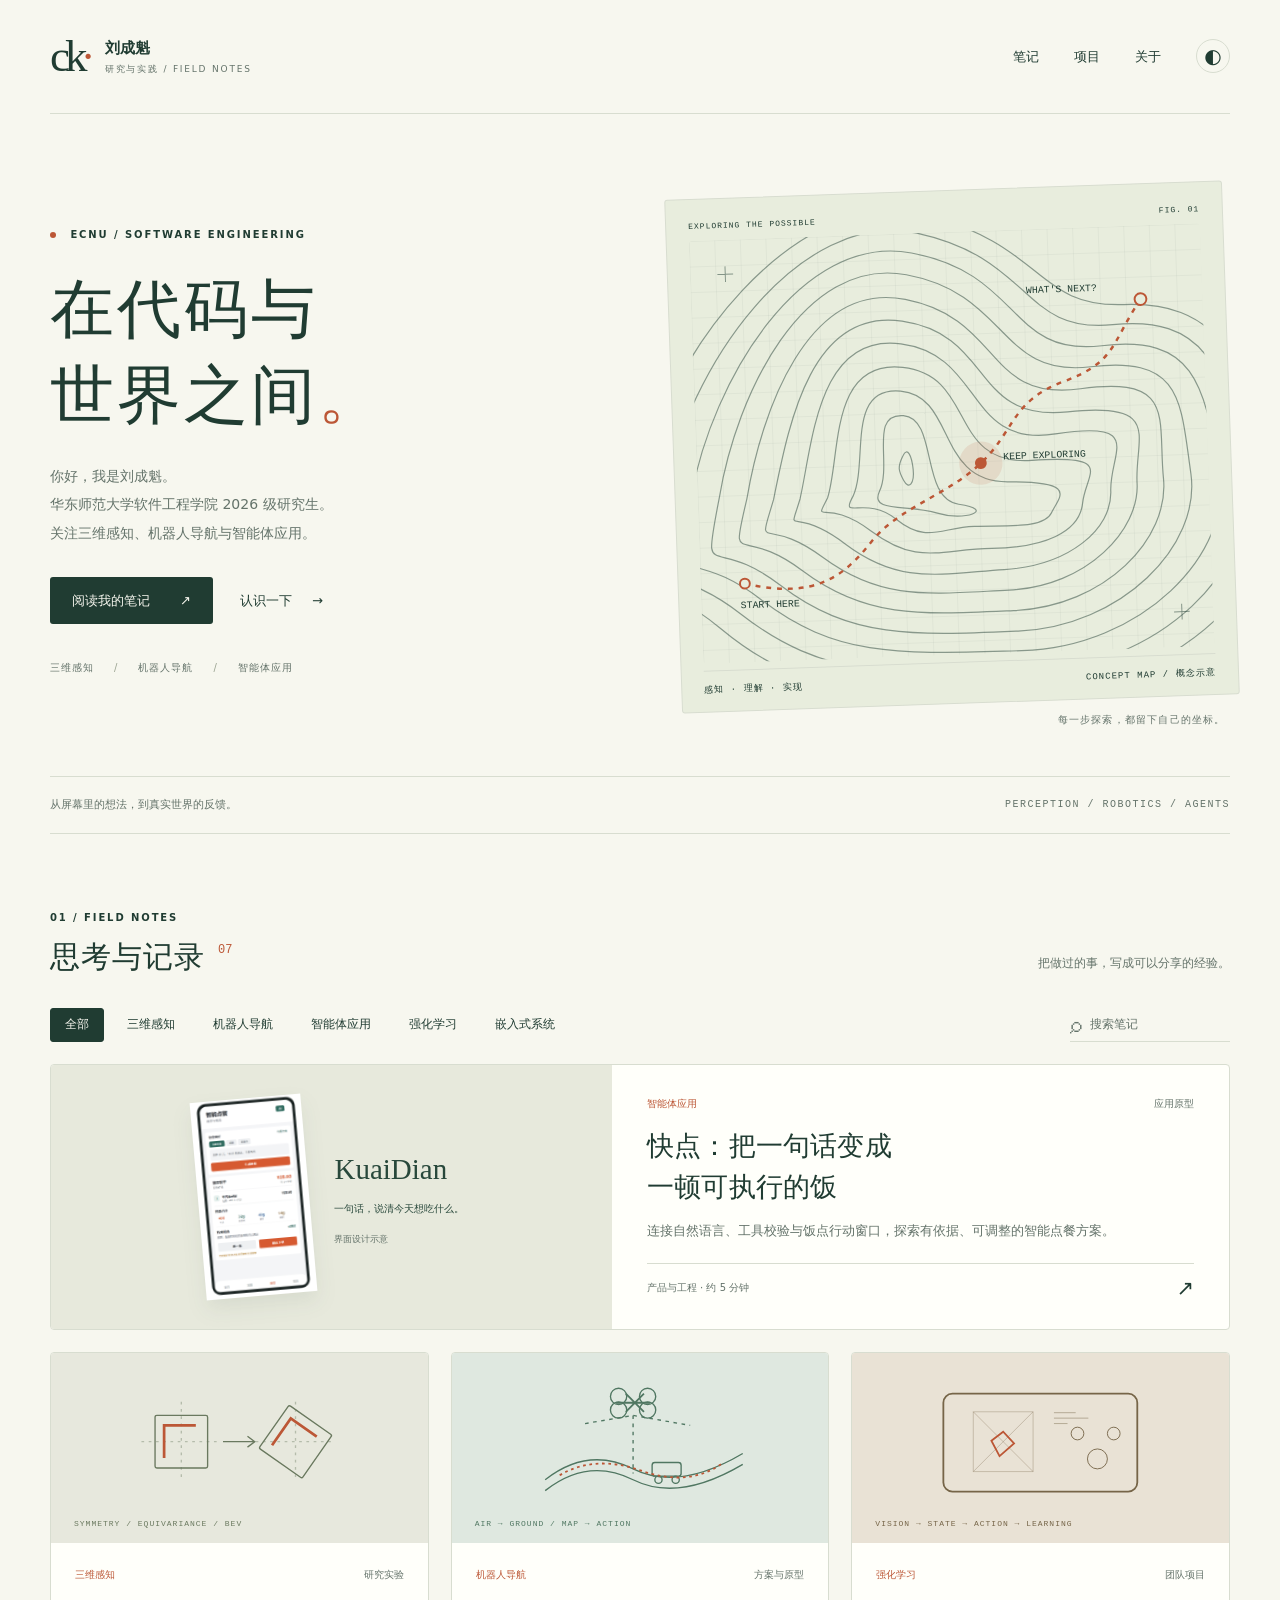
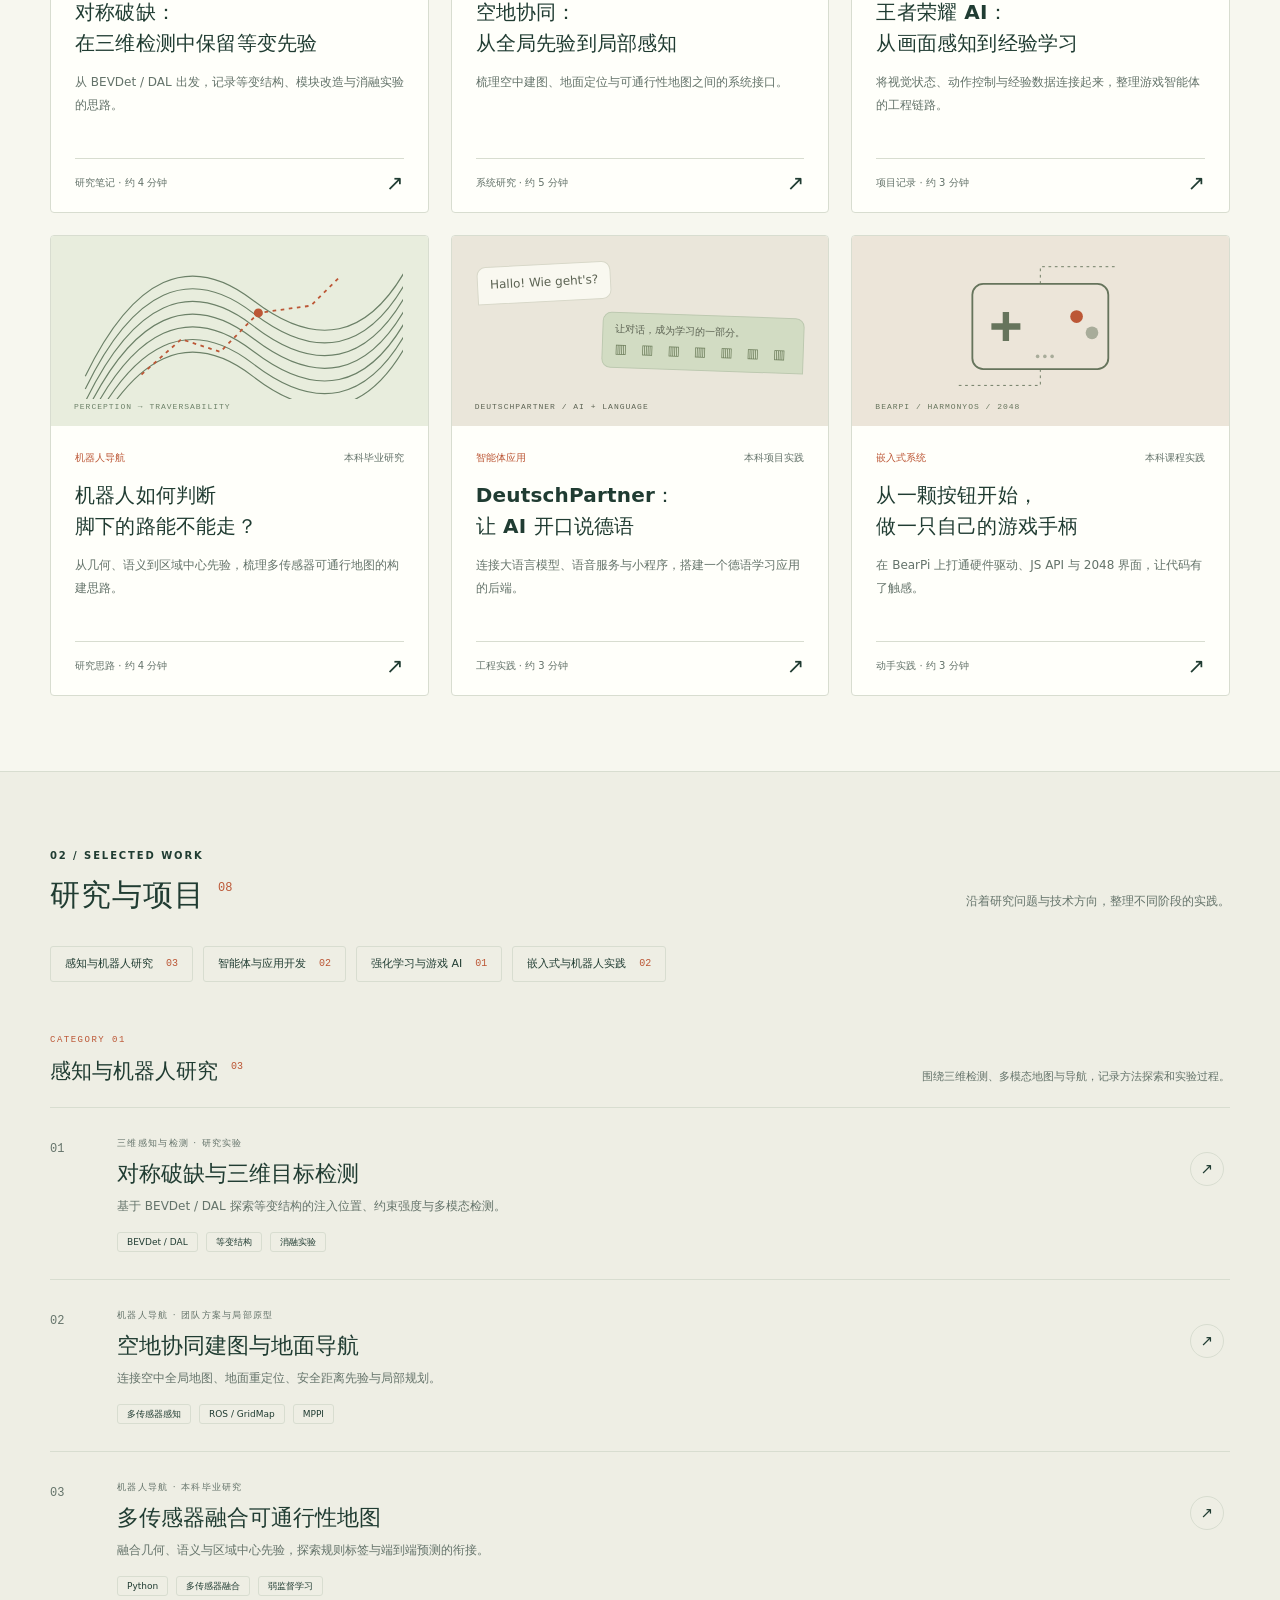
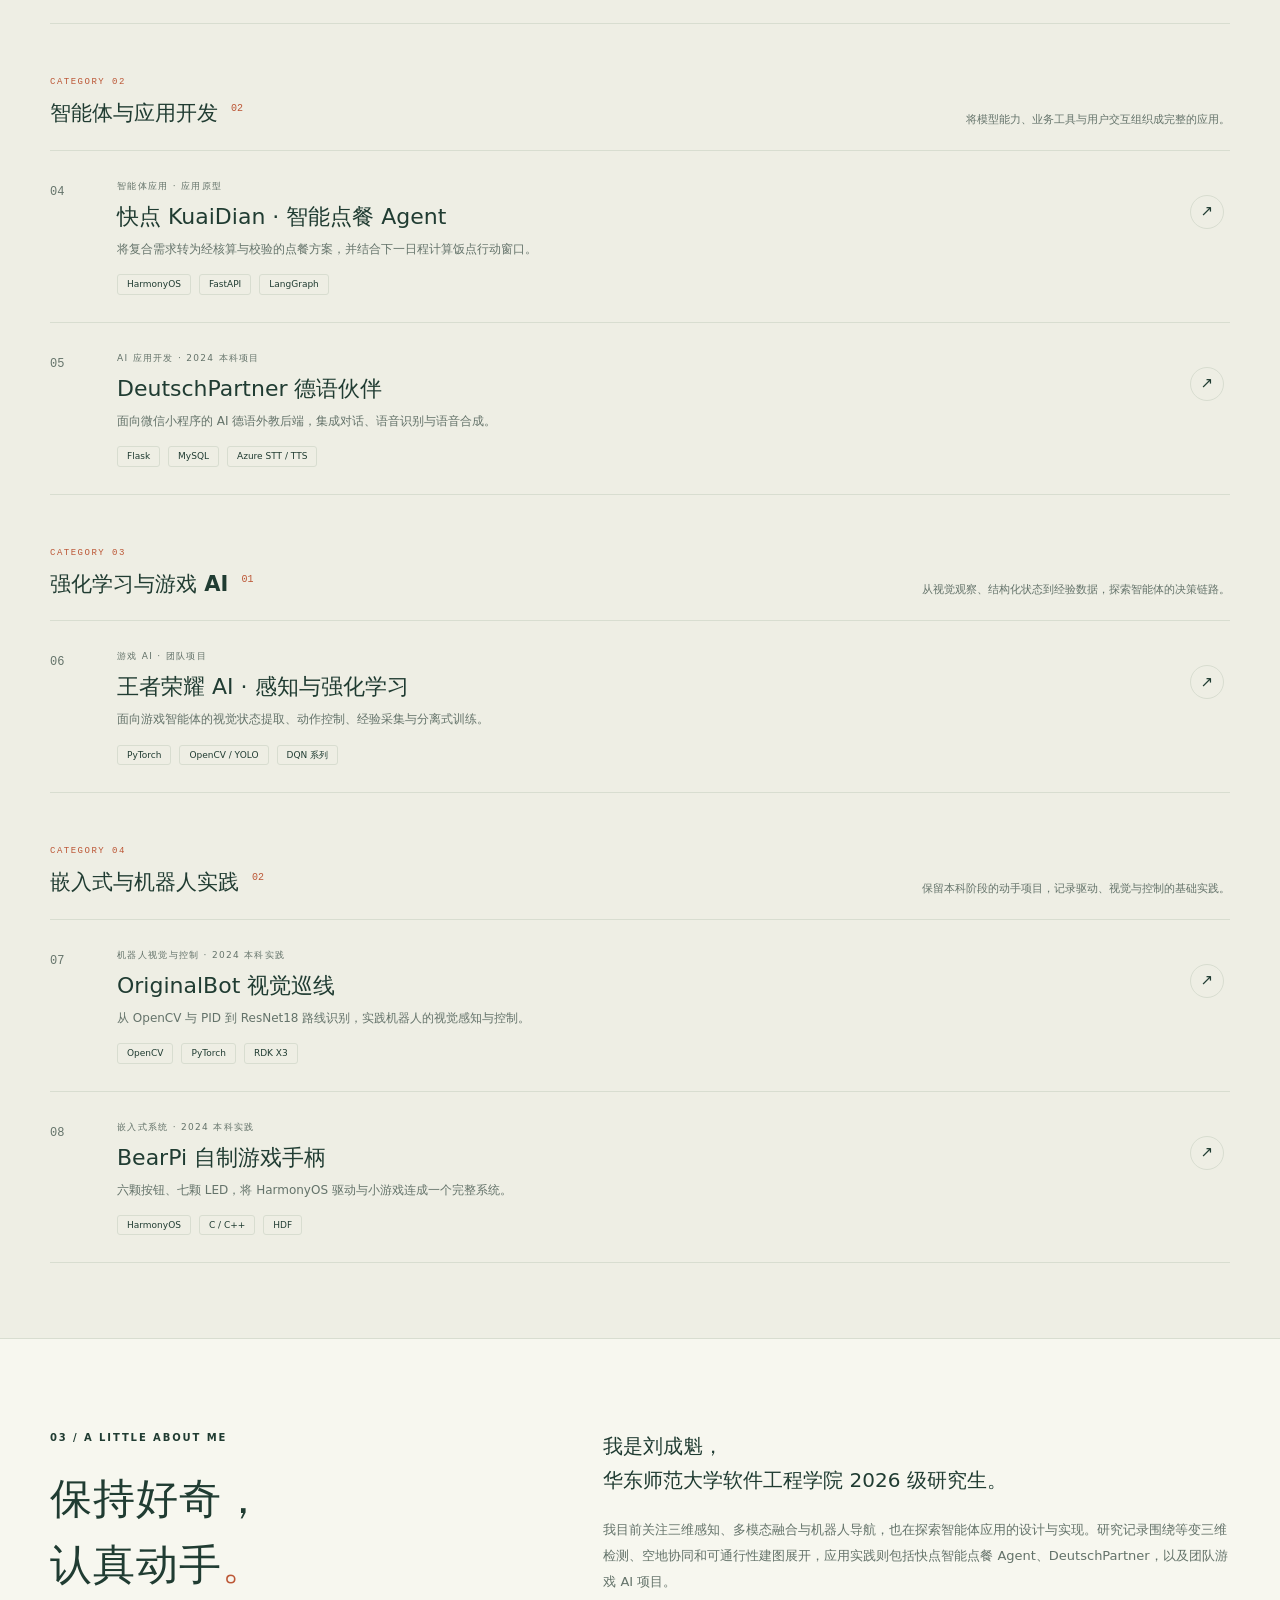
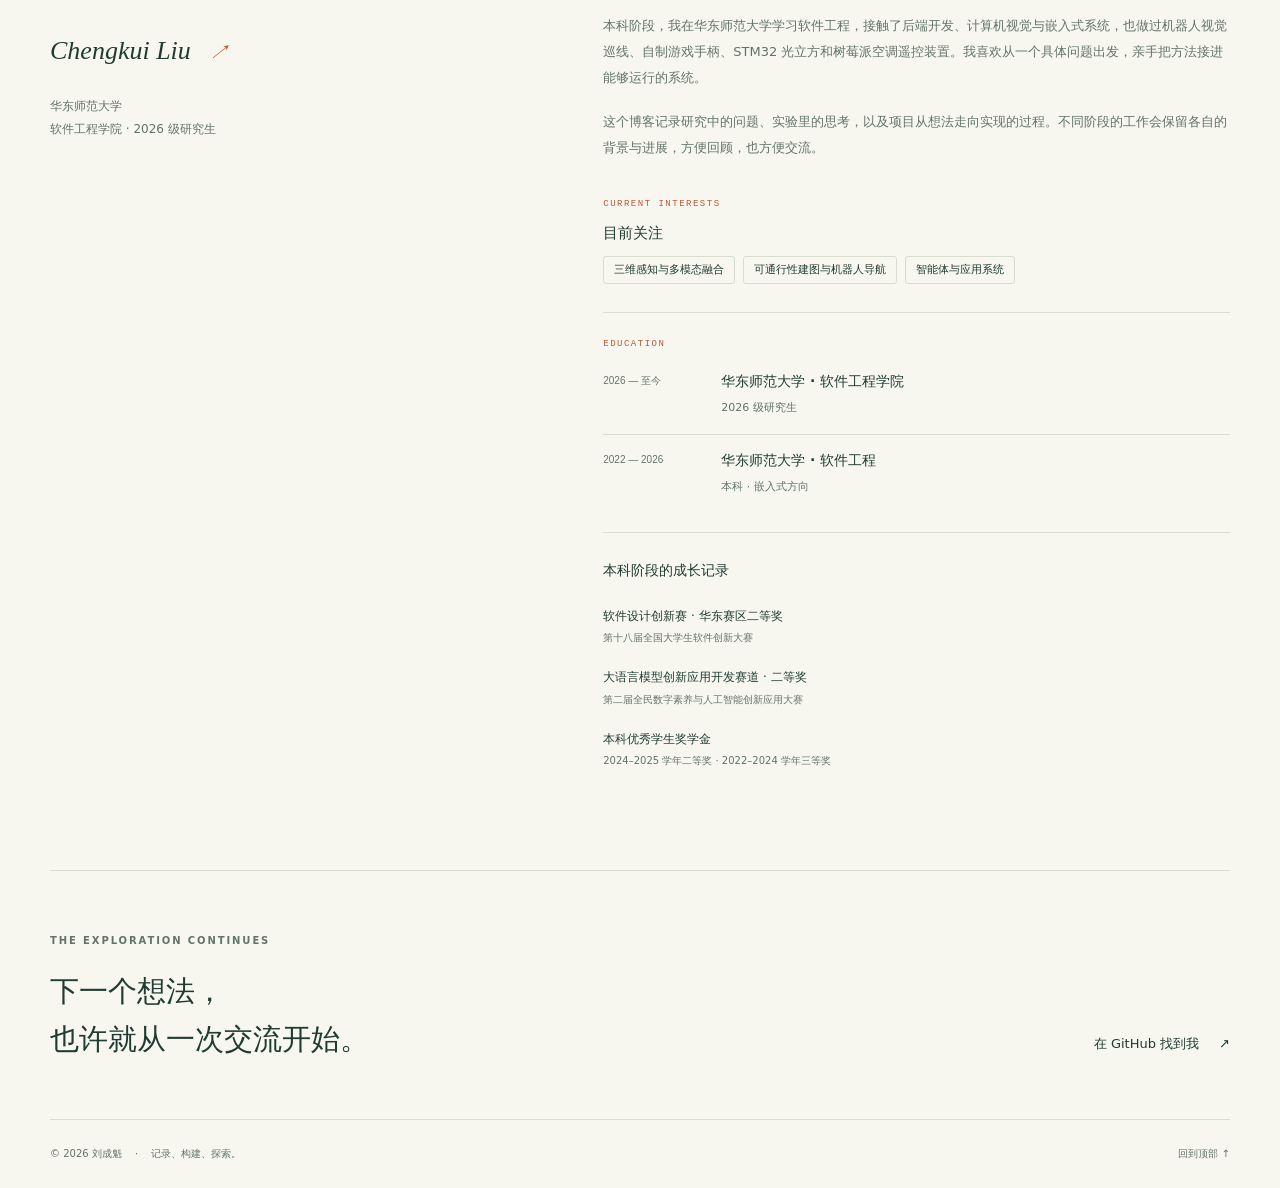
<file: index.html>
<!doctype html>
<html lang="zh-CN">
<head>
  <meta charset="utf-8">
  <meta name="viewport" content="width=device-width, initial-scale=1">
  <meta name="description" content="刘成魁，华东师范大学软件工程学院 2026 级研究生。记录三维感知、机器人导航、智能体应用与工程实践。">
  <meta name="theme-color" content="#f7f7ef">
  <title>刘成魁 · 华东师范大学软件工程学院</title>
  <link rel="icon" href="favicon.svg" type="image/svg+xml">
  <link rel="stylesheet" href="style.css">
  <script src="main.js" defer></script>
</head>
<body>
<a class="skip-link" href="#main">跳到正文</a>
<header class="site-header wrap">
  <a class="brand" href="./" aria-label="刘成魁的博客首页"><span class="brand-mark">ck<span>·</span></span><span>刘成魁<span class="brand-sub">研究与实践 / FIELD NOTES</span></span></a>
  <nav aria-label="主导航"><a href="#notes">笔记</a><a href="#projects">项目</a><a href="#about">关于</a><button id="theme-toggle" class="theme-toggle" aria-label="切换到深色主题" title="切换主题">◐</button></nav>
</header>
<main id="main">
  <section class="hero wrap" aria-labelledby="hero-title">
    <div class="hero-copy"><div class="eyebrow"><span class="status-dot"></span> ECNU / SOFTWARE ENGINEERING</div>
      <h1 id="hero-title">在代码与<br>世界之间<span class="accent">。</span></h1>
      <p class="hero-intro">你好，我是刘成魁。<br>华东师范大学软件工程学院 2026 级研究生。<br>关注三维感知、机器人导航与智能体应用。</p>
      <div class="hero-actions"><a class="button" href="#notes">阅读我的笔记 <span>↗</span></a><a class="quiet-link" href="#about">认识一下 <span>→</span></a></div>
      <div class="hero-tags"><span>三维感知</span><span>机器人导航</span><span>智能体应用</span></div>
    </div>
    <div class="field-art" role="img" aria-label="可通行性研究主题插画：地形等高线与一条穿过地形的探索路径。为概念示意，并非实验结果。">
      <div class="art-top"><span>EXPLORING THE POSSIBLE</span><span>FIG. 01</span></div>
      <svg class="terrain" viewBox="0 0 520 430" xmlns="http://www.w3.org/2000/svg" aria-hidden="true">
        <defs><pattern id="grid" width="26" height="26" patternUnits="userSpaceOnUse"><path d="M26 0H0V26" fill="none" stroke="currentColor" stroke-opacity=".09"/></pattern><clipPath id="terrain-clip"><rect width="520" height="430" rx="4"/></clipPath></defs>
        <g clip-path="url(#terrain-clip)"><rect width="520" height="430" fill="url(#grid)"/>
        <g class="contours" fill="none" stroke="currentColor" stroke-width="1.2">
        <path d="M-60 254C-32 115 113-54 238-19S349 80 440 80S560 133 585 246S481 473 332 472S104 471 19 395S-88 385-60 254Z"/>
        <path d="M-33 258C-8 129 114-30 232 0S335 106 428 100S540 146 557 249S461 451 328 450S122 450 40 381S-58 380-33 258Z"/>
        <path d="M-6 258C19 143 114-5 226 20S321 129 416 121S518 164 531 251S444 429 324 428S137 430 61 367S-28 366-6 258Z"/>
        <path d="M22 262C43 157 116 19 220 42S310 150 404 142S494 180 502 254S426 407 321 408S150 410 81 353S1 354 22 262Z"/>
        <path d="M50 264C68 176 119 44 218 67S295 174 393 164S470 197 474 258S411 386 317 387S167 390 104 339S30 338 50 264Z"/>
        <path d="M77 266C95 191 121 72 214 89S281 194 379 187S446 215 447 262S393 365 313 366S184 373 125 326S58 323 77 266Z"/>
        <path d="M104 266C119 209 128 98 212 112S274 220 366 209S420 230 420 269S375 343 309 345S202 357 148 313S90 308 104 266Z"/>
        <path d="M132 266C147 225 138 125 213 136S255 238 341 235S395 250 391 280S350 324 297 323S221 338 175 301S116 295 132 266Z"/>
        <path d="M158 265C175 231 154 153 210 160S243 254 316 256S367 273 359 289S314 300 280 300S231 316 201 290S143 290 158 265Z"/>
        <path d="M185 261C199 234 177 181 212 185S226 270 265 277S270 295 242 285S174 283 185 261Z"/>
        <path d="M210 226C215 216 219 226 220 240S215 261 210 251S204 237 210 226Z"/>
        </g>
        <path d="M45 350C116 369 146 346 175 312S253 268 289 236S322 174 376 156S425 120 457 75" fill="none" stroke="var(--accent)" stroke-width="2.5" stroke-dasharray="5 6"/>
        <g fill="var(--art-bg)" stroke="var(--accent)" stroke-width="2"><circle cx="45" cy="350" r="5"/><circle cx="457" cy="75" r="6"/></g>
        <circle cx="289" cy="236" r="22" fill="var(--accent)" fill-opacity=".12"/><circle cx="289" cy="236" r="6" fill="var(--accent)"/>
        <g fill="currentColor" font-family="monospace" font-size="10"><text x="40" y="375">START HERE</text><text x="341" y="65">WHAT'S NEXT?</text><text x="312" y="233">KEEP EXPLORING</text></g>
        <path d="M28 35h16m-8-8v16M480 394h16m-8-8v16" stroke="currentColor" stroke-opacity=".5"/>
        </g>
      </svg>
      <div class="art-bottom"><span>感知 · 理解 · 实现</span><span>CONCEPT MAP / 概念示意</span></div>
      <span class="art-note">每一步探索，都留下自己的坐标。</span>
    </div>
  </section>
  <div class="intro-strip wrap"><span>从屏幕里的想法，到真实世界的反馈。</span><span class="mono">PERCEPTION / ROBOTICS / AGENTS</span></div>
  <section id="notes" class="section wrap" aria-labelledby="notes-title">
    <div class="section-head"><div><div class="eyebrow">01 / FIELD NOTES</div><h2 id="notes-title">思考与记录<span class="count">07</span></h2></div><p>把做过的事，写成可以分享的经验。</p></div>
    <div class="note-controls" aria-label="笔记筛选"><div class="filters" role="group" aria-label="按主题筛选"><button class="filter active" data-filter="all" aria-pressed="true">全部</button><button class="filter" data-filter="perception" aria-pressed="false">三维感知</button><button class="filter" data-filter="robotics" aria-pressed="false">机器人导航</button><button class="filter" data-filter="ai" aria-pressed="false">智能体应用</button><button class="filter" data-filter="learning" aria-pressed="false">强化学习</button><button class="filter" data-filter="embedded" aria-pressed="false">嵌入式系统</button></div><label class="search"><span aria-hidden="true">⌕</span><input type="search" id="note-search" placeholder="搜索笔记" aria-label="搜索笔记"></label></div>
    <div class="notes-grid" id="notes-grid">
<a class="note-card featured-note" data-category="ai" href="articles/kuaidian.html"><div class="note-art product-mini"><img src="assets/kuaidian-recommendation.png" alt="快点推荐界面设计示意" width="520" height="929" loading="lazy"><div class="product-caption">KuaiDian<span>一句话，说清今天想吃什么。</span><small>界面设计示意</small></div></div><div class="note-body"><div class="note-meta">智能体应用<span>应用原型</span></div><h3>快点：把一句话变成<br>一顿可执行的饭</h3><p>连接自然语言、工具校验与饭点行动窗口，探索有依据、可调整的智能点餐方案。</p><div class="note-bottom"><span>产品与工程 · 约 5 分钟</span><span class="arrow">↗</span></div></div></a>
<a class="note-card " data-category="perception" href="articles/symmetry-breaking.html"><div class="note-art symmetry-mini"><svg viewBox="0 0 300 160" aria-hidden="true"><g fill="none" stroke="currentColor" stroke-width="1.5"><rect x="57" y="49" width="58" height="58" rx="2"/><rect x="183" y="49" width="58" height="58" rx="2" transform="rotate(35 212 78)"/><path d="M132 78h35m-8-6l8 6-8 6"/><path d="M86 34v88m-44-44h88M212 34v88m-44-44h88" stroke-dasharray="3 5" opacity=".4"/></g><path d="M67 96V60h35" fill="none" stroke="var(--accent)" stroke-width="3"/><path d="M193 96V60h35" fill="none" stroke="var(--accent)" stroke-width="3" transform="rotate(35 212 78)"/></svg><span>SYMMETRY / EQUIVARIANCE / BEV</span></div><div class="note-body"><div class="note-meta">三维感知<span>研究实验</span></div><h3>对称破缺：<br>在三维检测中保留等变先验</h3><p>从 BEVDet / DAL 出发，记录等变结构、模块改造与消融实验的思路。</p><div class="note-bottom"><span>研究笔记 · 约 4 分钟</span><span class="arrow">↗</span></div></div></a>
<a class="note-card " data-category="robotics" href="articles/air-ground.html"><div class="note-art air-mini"><svg viewBox="0 0 300 160" aria-hidden="true"><g fill="none" stroke="currentColor" stroke-width="1.5"><path d="M45 120Q92 83 142 108T263 91M45 132Q92 95 142 120T263 103"/><path d="M142 49v64M89 58l53-9 63 11" stroke-dasharray="4 5"/><path d="M123 35l38 0m-27-10l20 20m-20 0l20-20" stroke-width="2"/><circle cx="126" cy="28" r="9"/><circle cx="158" cy="28" r="9"/><circle cx="126" cy="43" r="9"/><circle cx="158" cy="43" r="9"/><rect x="163" y="101" width="32" height="15" rx="3"/><circle cx="170" cy="120" r="4"/><circle cx="189" cy="120" r="4"/></g><path d="M61 115Q100 92 151 110T239 103" fill="none" stroke="var(--accent)" stroke-width="2" stroke-dasharray="3 4"/></svg><span>AIR → GROUND / MAP → ACTION</span></div><div class="note-body"><div class="note-meta">机器人导航<span>方案与原型</span></div><h3>空地协同：<br>从全局先验到局部感知</h3><p>梳理空中建图、地面定位与可通行性地图之间的系统接口。</p><div class="note-bottom"><span>系统研究 · 约 5 分钟</span><span class="arrow">↗</span></div></div></a>
<a class="note-card " data-category="learning" href="articles/wzry.html"><div class="note-art game-mini"><svg viewBox="0 0 300 160" aria-hidden="true"><g fill="none" stroke="currentColor"><rect x="43" y="25" width="214" height="108" rx="10" stroke-width="2"/><path d="M76 45h66v66H76zM76 111l66-66M76 45l66 66" stroke-opacity=".35"/><circle cx="213" cy="97" r="11"/><circle cx="231" cy="69" r="7"/><circle cx="191" cy="69" r="7"/><path d="M96 77l13-10 12 13-16 14z" stroke="var(--accent)" stroke-width="2"/><path d="M165 46h24m-24 6h38m-38 6h15" opacity=".5"/></g></svg><span>VISION → STATE → ACTION → LEARNING</span></div><div class="note-body"><div class="note-meta">强化学习<span>团队项目</span></div><h3>王者荣耀 AI：<br>从画面感知到经验学习</h3><p>将视觉状态、动作控制与经验数据连接起来，整理游戏智能体的工程链路。</p><div class="note-bottom"><span>项目记录 · 约 3 分钟</span><span class="arrow">↗</span></div></div></a>

      <a class="note-card" data-category="robotics" href="articles/traversability.html"><div class="note-art map-mini"><svg viewBox="0 0 300 160" aria-hidden="true"><g fill="none" stroke="currentColor" stroke-width="1.3"><path d="M-20 135Q60-30 165 51T335 15M-20 149Q60-16 165 65T335 29M-20 163Q60-2 165 79T335 43M-20 177Q60 12 165 93T335 57M-20 191Q60 26 165 107T335 71M-20 205Q60 40 165 121T335 85M-20 219Q60 54 165 135T335 99"/></g><path d="M42 133L86 94L129 108L171 65L229 57L261 25" fill="none" stroke="var(--accent)" stroke-width="2" stroke-dasharray="4 5"/><circle cx="171" cy="65" r="5" fill="var(--accent)"/></svg><span>PERCEPTION → TRAVERSABILITY</span></div><div class="note-body"><div class="note-meta">机器人导航 <span>本科毕业研究</span></div><h3>机器人如何判断<br>脚下的路能不能走？</h3><p>从几何、语义到区域中心先验，梳理多传感器可通行地图的构建思路。</p><div class="note-bottom"><span>研究思路 · 约 4 分钟</span><span class="arrow">↗</span></div></div></a>
      <a class="note-card" data-category="ai" href="articles/deutschpartner.html"><div class="note-art ai-mini"><div class="bubble">Hallo! Wie geht's?</div><div class="bubble reply">让对话，成为学习的一部分。<i>▥ ▥ ▥ ▥ ▥ ▥ ▥</i></div><span>DEUTSCHPARTNER / AI + LANGUAGE</span></div><div class="note-body"><div class="note-meta">智能体应用 <span>本科项目实践</span></div><h3>DeutschPartner：<br>让 AI 开口说德语</h3><p>连接大语言模型、语音服务与小程序，搭建一个德语学习应用的后端。</p><div class="note-bottom"><span>工程实践 · 约 3 分钟</span><span class="arrow">↗</span></div></div></a>
      <a class="note-card" data-category="embedded" href="articles/bearpi.html"><div class="note-art hardware-mini"><svg viewBox="0 0 300 160" aria-hidden="true"><rect x="75" y="33" width="150" height="94" rx="12" fill="none" stroke="currentColor" stroke-width="2"/><path d="M96 80h32m-16-16v32" stroke="currentColor" stroke-width="7"/><circle cx="190" cy="69" r="7" fill="var(--accent)"/><circle cx="207" cy="87" r="7" fill="currentColor" opacity=".5"/><g fill="currentColor" opacity=".5"><circle cx="147" cy="113" r="2"/><circle cx="155" cy="113" r="2"/><circle cx="163" cy="113" r="2"/></g><path d="M150 33V14h85m-85 113v18H58" stroke="currentColor" fill="none" stroke-dasharray="3 4"/></svg><span>BEARPI / HARMONYOS / 2048</span></div><div class="note-body"><div class="note-meta">嵌入式系统 <span>本科课程实践</span></div><h3>从一颗按钮开始，<br>做一只自己的游戏手柄</h3><p>在 BearPi 上打通硬件驱动、JS API 与 2048 界面，让代码有了触感。</p><div class="note-bottom"><span>动手实践 · 约 3 分钟</span><span class="arrow">↗</span></div></div></a>
    </div><p class="empty-state" id="empty-state" hidden>暂时没有匹配的笔记，试试其他关键词或分类。</p><span class="sr-only" id="filter-status" role="status" aria-live="polite"></span>
  </section>
  <section id="projects" class="projects-section"><div class="wrap section"><div class="section-head"><div><div class="eyebrow">02 / SELECTED WORK</div><h2 id="projects-title">研究与项目<span class="count">08</span></h2></div><p>沿着研究问题与技术方向，整理不同阶段的实践。</p></div>
<nav class="project-index" aria-label="项目类别"><a href="#research-projects">感知与机器人研究<span>03</span></a><a href="#agent-projects">智能体与应用开发<span>02</span></a><a href="#learning-projects">强化学习与游戏 AI<span>01</span></a><a href="#practice-projects">嵌入式与机器人实践<span>02</span></a></nav>
<section class="project-group" id="research-projects" aria-labelledby="research-projects-title"><div class="project-group-heading"><div><span class="mono">CATEGORY 01</span><h3 id="research-projects-title">感知与机器人研究<span class="count">03</span></h3></div><p>围绕三维检测、多模态地图与导航，记录方法探索和实验过程。</p></div><div class="project-list">
<a class="project-row" href="articles/symmetry-breaking.html"><span class="project-number">01</span><div><div class="project-kicker">三维感知与检测 · 研究实验</div><h3>对称破缺与三维目标检测</h3><p>基于 BEVDet / DAL 探索等变结构的注入位置、约束强度与多模态检测。</p><div class="tags"><span>BEVDet / DAL</span><span>等变结构</span><span>消融实验</span></div></div><span class="project-arrow">↗</span></a>
<a class="project-row" href="articles/air-ground.html"><span class="project-number">02</span><div><div class="project-kicker">机器人导航 · 团队方案与局部原型</div><h3>空地协同建图与地面导航</h3><p>连接空中全局地图、地面重定位、安全距离先验与局部规划。</p><div class="tags"><span>多传感器感知</span><span>ROS / GridMap</span><span>MPPI</span></div></div><span class="project-arrow">↗</span></a>
<a class="project-row" href="articles/traversability.html"><span class="project-number">03</span><div><div class="project-kicker">机器人导航 · 本科毕业研究</div><h3>多传感器融合可通行性地图</h3><p>融合几何、语义与区域中心先验，探索规则标签与端到端预测的衔接。</p><div class="tags"><span>Python</span><span>多传感器融合</span><span>弱监督学习</span></div></div><span class="project-arrow">↗</span></a>
</div></section>
<section class="project-group" id="agent-projects" aria-labelledby="agent-projects-title"><div class="project-group-heading"><div><span class="mono">CATEGORY 02</span><h3 id="agent-projects-title">智能体与应用开发<span class="count">02</span></h3></div><p>将模型能力、业务工具与用户交互组织成完整的应用。</p></div><div class="project-list">
<a class="project-row" href="articles/kuaidian.html"><span class="project-number">04</span><div><div class="project-kicker">智能体应用 · 应用原型</div><h3>快点 KuaiDian · 智能点餐 Agent</h3><p>将复合需求转为经核算与校验的点餐方案，并结合下一日程计算饭点行动窗口。</p><div class="tags"><span>HarmonyOS</span><span>FastAPI</span><span>LangGraph</span></div></div><span class="project-arrow">↗</span></a>
<a class="project-row" href="articles/deutschpartner.html"><span class="project-number">05</span><div><div class="project-kicker">AI 应用开发 · 2024 本科项目</div><h3>DeutschPartner 德语伙伴</h3><p>面向微信小程序的 AI 德语外教后端，集成对话、语音识别与语音合成。</p><div class="tags"><span>Flask</span><span>MySQL</span><span>Azure STT / TTS</span></div></div><span class="project-arrow">↗</span></a>
</div></section>
<section class="project-group" id="learning-projects" aria-labelledby="learning-projects-title"><div class="project-group-heading"><div><span class="mono">CATEGORY 03</span><h3 id="learning-projects-title">强化学习与游戏 AI<span class="count">01</span></h3></div><p>从视觉观察、结构化状态到经验数据，探索智能体的决策链路。</p></div><div class="project-list">
<a class="project-row" href="articles/wzry.html"><span class="project-number">06</span><div><div class="project-kicker">游戏 AI · 团队项目</div><h3>王者荣耀 AI · 感知与强化学习</h3><p>面向游戏智能体的视觉状态提取、动作控制、经验采集与分离式训练。</p><div class="tags"><span>PyTorch</span><span>OpenCV / YOLO</span><span>DQN 系列</span></div></div><span class="project-arrow">↗</span></a>
</div></section>
<section class="project-group" id="practice-projects" aria-labelledby="practice-projects-title"><div class="project-group-heading"><div><span class="mono">CATEGORY 04</span><h3 id="practice-projects-title">嵌入式与机器人实践<span class="count">02</span></h3></div><p>保留本科阶段的动手项目，记录驱动、视觉与控制的基础实践。</p></div><div class="project-list">
<a class="project-row" href="articles/originalbot.html"><span class="project-number">07</span><div><div class="project-kicker">机器人视觉与控制 · 2024 本科实践</div><h3>OriginalBot 视觉巡线</h3><p>从 OpenCV 与 PID 到 ResNet18 路线识别，实践机器人的视觉感知与控制。</p><div class="tags"><span>OpenCV</span><span>PyTorch</span><span>RDK X3</span></div></div><span class="project-arrow">↗</span></a>
<a class="project-row" href="articles/bearpi.html"><span class="project-number">08</span><div><div class="project-kicker">嵌入式系统 · 2024 本科实践</div><h3>BearPi 自制游戏手柄</h3><p>六颗按钮、七颗 LED，将 HarmonyOS 驱动与小游戏连成一个完整系统。</p><div class="tags"><span>HarmonyOS</span><span>C / C++</span><span>HDF</span></div></div><span class="project-arrow">↗</span></a>
</div></section>
  </div></section>
  <section id="about" class="section wrap about-section"><div class="about-heading"><div class="eyebrow">03 / A LITTLE ABOUT ME</div><h2>保持好奇，<br>认真动手<span class="accent">。</span></h2><div class="signature">Chengkui Liu <span>↗</span></div><p class="about-identity">华东师范大学<br>软件工程学院 · 2026 级研究生</p></div><div class="about-content"><p class="about-lead">我是刘成魁，<br>华东师范大学软件工程学院 2026 级研究生。</p><p>我目前关注三维感知、多模态融合与机器人导航，也在探索智能体应用的设计与实现。研究记录围绕等变三维检测、空地协同和可通行性建图展开，应用实践则包括快点智能点餐 Agent、DeutschPartner，以及团队游戏 AI 项目。</p><p>本科阶段，我在华东师范大学学习软件工程，接触了后端开发、计算机视觉与嵌入式系统，也做过机器人视觉巡线、自制游戏手柄、STM32 光立方和树莓派空调遥控装置。我喜欢从一个具体问题出发，亲手把方法接进能够运行的系统。</p><p>这个博客记录研究中的问题、实验里的思考，以及项目从想法走向实现的过程。不同阶段的工作会保留各自的背景与进展，方便回顾，也方便交流。</p><div class="focus-area"><span class="mono">CURRENT INTERESTS</span><h3>目前关注</h3><ul><li>三维感知与多模态融合</li><li>可通行性建图与机器人导航</li><li>智能体与应用系统</li></ul></div><div class="education"><span class="mono">EDUCATION</span><div class="education-entry"><span class="education-years">2026 — 至今</span><strong>华东师范大学 · 软件工程学院</strong><span>2026 级研究生</span></div><div class="education-entry"><span class="education-years">2022 — 2026</span><strong>华东师范大学 · 软件工程</strong><span>本科 · 嵌入式方向</span></div></div><div class="honors"><h3>本科阶段的成长记录</h3><ul><li><span>软件设计创新赛 · 华东赛区二等奖</span><small>第十八届全国大学生软件创新大赛</small></li><li><span>大语言模型创新应用开发赛道 · 二等奖</span><small>第二届全民数字素养与人工智能创新应用大赛</small></li><li><span>本科优秀学生奖学金</span><small>2024–2025 学年二等奖 · 2022–2024 学年三等奖</small></li></ul></div></div></section>
  <section class="closing wrap"><span class="eyebrow">THE EXPLORATION CONTINUES</span><p>下一个想法，<br>也许就从一次交流开始。</p><a class="quiet-link" href="https://github.com/BIGBIT185" target="_blank" rel="noopener noreferrer">在 GitHub 找到我 <span>↗</span></a></section>
</main>
<footer class="site-footer wrap"><span>© 2026 刘成魁 <span class="footer-dot">·</span> 记录、构建、探索。</span><a href="#">回到顶部 ↑</a></footer>
</body>
</html>
</file>
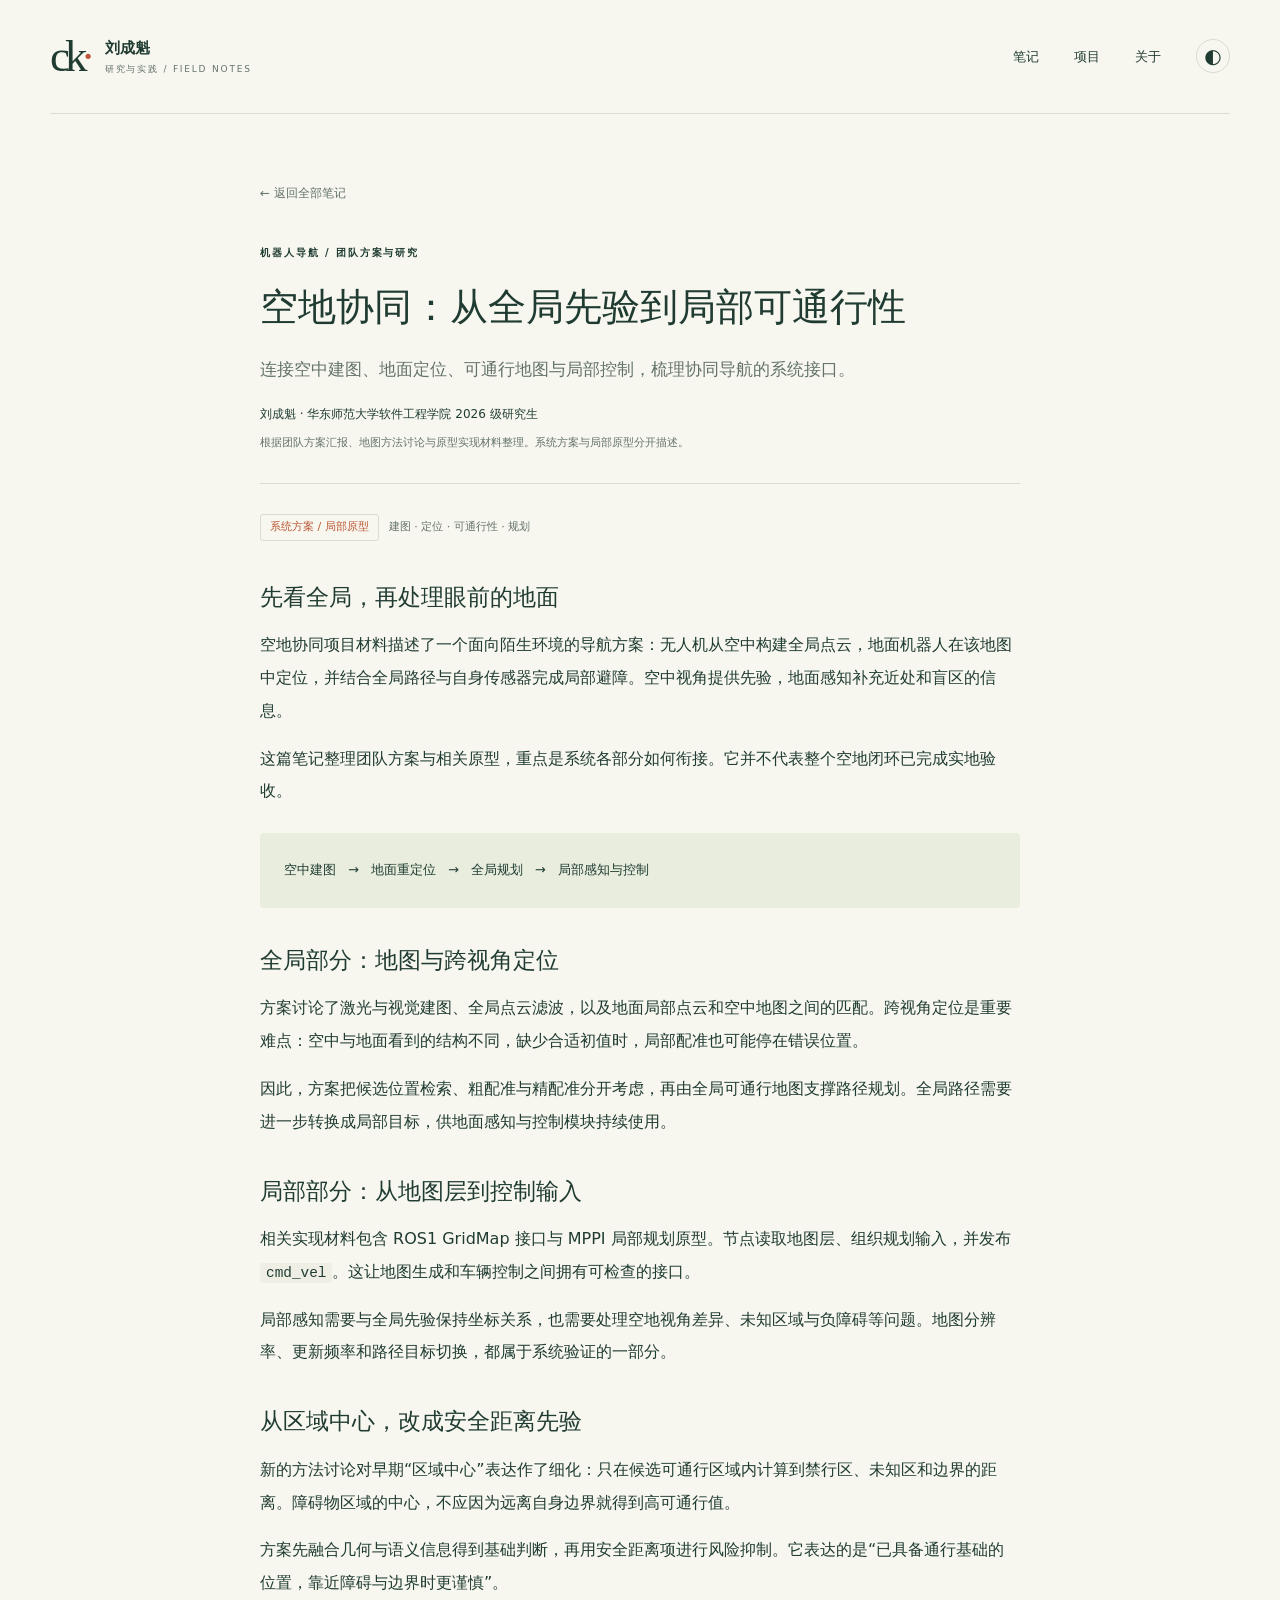
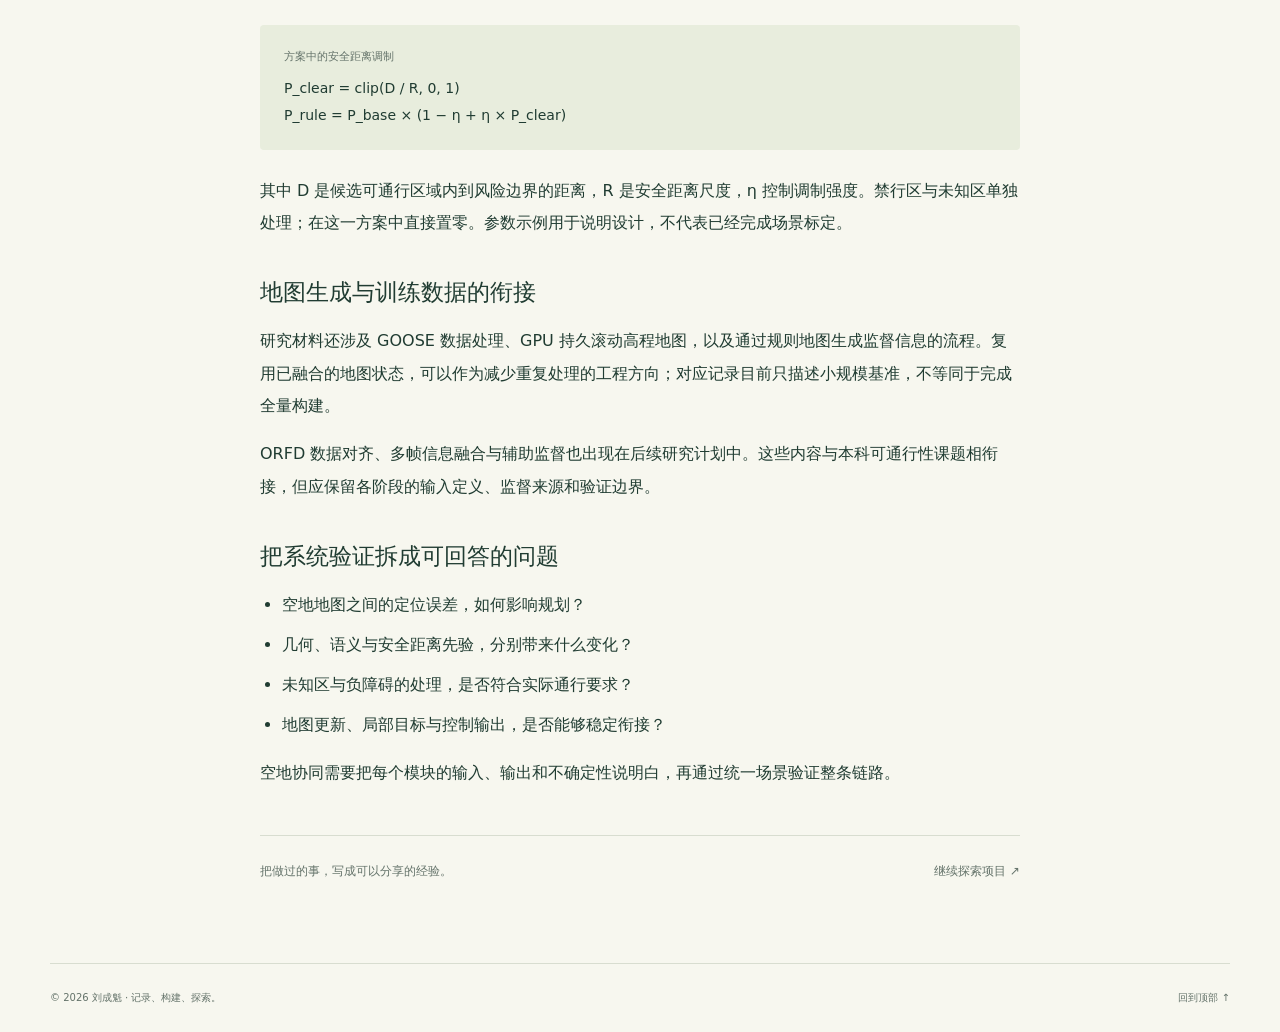
<file: articles/air-ground.html>
<!doctype html>
<html lang="zh-CN"><head><meta charset="utf-8"><meta name="viewport" content="width=device-width,initial-scale=1"><meta name="description" content="连接空中建图、地面定位、可通行地图与局部控制，梳理协同导航的系统接口。"><meta name="theme-color" content="#f7f7ef"><title>空地协同：从全局先验到局部可通行性 · 刘成魁</title><link rel="icon" href="../favicon.svg" type="image/svg+xml"><link rel="stylesheet" href="../style.css"><script src="../main.js" defer></script></head>
<body><a class="skip-link" href="#article">跳到正文</a><header class="site-header wrap"><a class="brand" href="../index.html" aria-label="刘成魁的博客首页"><span class="brand-mark">ck<span>·</span></span><span>刘成魁<span class="brand-sub">研究与实践 / FIELD NOTES</span></span></a><nav aria-label="主导航"><a href="../index.html#notes">笔记</a><a href="../index.html#projects">项目</a><a href="../index.html#about">关于</a><button id="theme-toggle" class="theme-toggle" aria-label="切换到深色主题" title="切换主题">◐</button></nav></header>
<main class="article-shell" id="article"><a class="article-back" href="../index.html#notes">← 返回全部笔记</a><article><header class="article-header"><div class="eyebrow">机器人导航 / 团队方案与研究</div><h1>空地协同：从全局先验到局部可通行性</h1><p class="article-deck">连接空中建图、地面定位、可通行地图与局部控制，梳理协同导航的系统接口。</p><p class="article-byline">刘成魁 · 华东师范大学软件工程学院 2026 级研究生</p><p class="article-provenance">根据团队方案汇报、地图方法讨论与原型实现材料整理。系统方案与局部原型分开描述。</p></header><div class="article-body">
<div class="article-status"><span>系统方案 / 局部原型</span><span>建图 · 定位 · 可通行性 · 规划</span></div>
<h2>先看全局，再处理眼前的地面</h2>
<p>空地协同项目材料描述了一个面向陌生环境的导航方案：无人机从空中构建全局点云，地面机器人在该地图中定位，并结合全局路径与自身传感器完成局部避障。空中视角提供先验，地面感知补充近处和盲区的信息。</p>
<p>这篇笔记整理团队方案与相关原型，重点是系统各部分如何衔接。它并不代表整个空地闭环已完成实地验收。</p>
<div class="article-diagram" role="img" aria-label="空中建图提供全局先验，经地面重定位与全局规划，再结合局部感知和控制"><strong>空中建图</strong><span>→</span><strong>地面重定位</strong><span>→</span><strong>全局规划</strong><span>→</span><strong>局部感知与控制</strong></div>
<h2>全局部分：地图与跨视角定位</h2>
<p>方案讨论了激光与视觉建图、全局点云滤波，以及地面局部点云和空中地图之间的匹配。跨视角定位是重要难点：空中与地面看到的结构不同，缺少合适初值时，局部配准也可能停在错误位置。</p>
<p>因此，方案把候选位置检索、粗配准与精配准分开考虑，再由全局可通行地图支撑路径规划。全局路径需要进一步转换成局部目标，供地面感知与控制模块持续使用。</p>
<h2>局部部分：从地图层到控制输入</h2>
<p>相关实现材料包含 ROS1 GridMap 接口与 MPPI 局部规划原型。节点读取地图层、组织规划输入，并发布 <code>cmd_vel</code>。这让地图生成和车辆控制之间拥有可检查的接口。</p>
<p>局部感知需要与全局先验保持坐标关系，也需要处理空地视角差异、未知区域与负障碍等问题。地图分辨率、更新频率和路径目标切换，都属于系统验证的一部分。</p>
<h2>从区域中心，改成安全距离先验</h2>
<p>新的方法讨论对早期“区域中心”表达作了细化：只在候选可通行区域内计算到禁行区、未知区和边界的距离。障碍物区域的中心，不应因为远离自身边界就得到高可通行值。</p>
<p>方案先融合几何与语义信息得到基础判断，再用安全距离项进行风险抑制。它表达的是“已具备通行基础的位置，靠近障碍与边界时更谨慎”。</p>
<div class="formula-block"><span>方案中的安全距离调制</span><strong>P_clear = clip(D / R, 0, 1)</strong><strong>P_rule = P_base × (1 − η + η × P_clear)</strong></div>
<p>其中 D 是候选可通行区域内到风险边界的距离，R 是安全距离尺度，η 控制调制强度。禁行区与未知区单独处理；在这一方案中直接置零。参数示例用于说明设计，不代表已经完成场景标定。</p>
<h2>地图生成与训练数据的衔接</h2>
<p>研究材料还涉及 GOOSE 数据处理、GPU 持久滚动高程地图，以及通过规则地图生成监督信息的流程。复用已融合的地图状态，可以作为减少重复处理的工程方向；对应记录目前只描述小规模基准，不等同于完成全量构建。</p>
<p>ORFD 数据对齐、多帧信息融合与辅助监督也出现在后续研究计划中。这些内容与本科可通行性课题相衔接，但应保留各阶段的输入定义、监督来源和验证边界。</p>
<h2>把系统验证拆成可回答的问题</h2>
<ul><li>空地地图之间的定位误差，如何影响规划？</li><li>几何、语义与安全距离先验，分别带来什么变化？</li><li>未知区与负障碍的处理，是否符合实际通行要求？</li><li>地图更新、局部目标与控制输出，是否能够稳定衔接？</li></ul>
<p>空地协同需要把每个模块的输入、输出和不确定性说明白，再通过统一场景验证整条链路。</p>
</div></article><div class="article-ending"><span>把做过的事，写成可以分享的经验。</span><a href="../index.html#projects">继续探索项目 ↗</a></div></main><footer class="site-footer wrap"><span>© 2026 刘成魁 · 记录、构建、探索。</span><a href="#">回到顶部 ↑</a></footer></body></html>
</file>
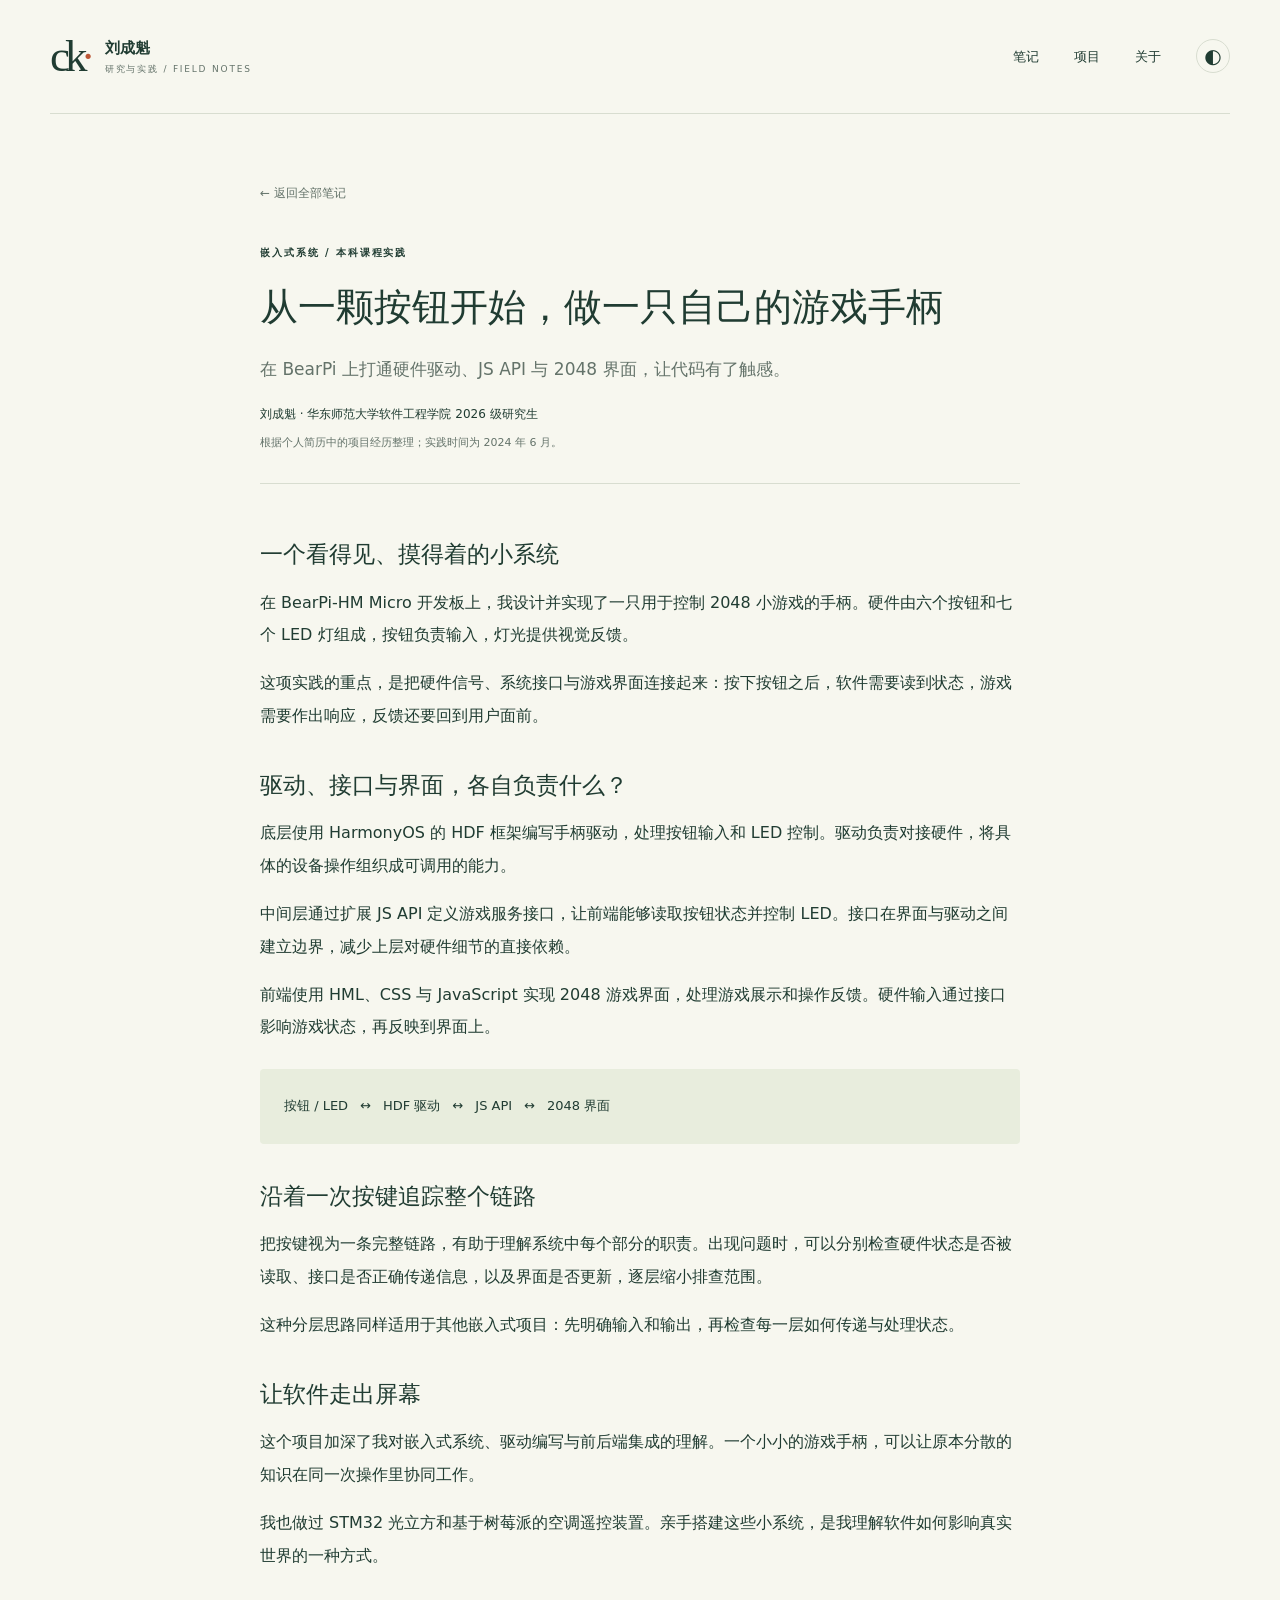
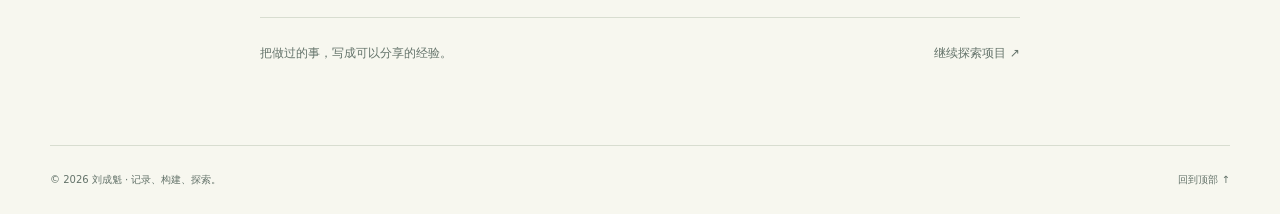
<file: articles/bearpi.html>
<!doctype html>
<html lang="zh-CN"><head><meta charset="utf-8"><meta name="viewport" content="width=device-width,initial-scale=1"><meta name="description" content="在 BearPi 上打通硬件驱动、JS API 与 2048 界面，让代码有了触感。"><meta name="theme-color" content="#f7f7ef"><title>从一颗按钮开始，做一只自己的游戏手柄 · 刘成魁</title><link rel="icon" href="../favicon.svg" type="image/svg+xml"><link rel="stylesheet" href="../style.css"><script src="../main.js" defer></script></head>
<body><a class="skip-link" href="#article">跳到正文</a><header class="site-header wrap"><a class="brand" href="../index.html" aria-label="刘成魁的博客首页"><span class="brand-mark">ck<span>·</span></span><span>刘成魁<span class="brand-sub">研究与实践 / FIELD NOTES</span></span></a><nav aria-label="主导航"><a href="../index.html#notes">笔记</a><a href="../index.html#projects">项目</a><a href="../index.html#about">关于</a><button id="theme-toggle" class="theme-toggle" aria-label="切换到深色主题" title="切换主题">◐</button></nav></header>
<main class="article-shell" id="article"><a class="article-back" href="../index.html#notes">← 返回全部笔记</a><article><header class="article-header"><div class="eyebrow">嵌入式系统 / 本科课程实践</div><h1>从一颗按钮开始，做一只自己的游戏手柄</h1><p class="article-deck">在 BearPi 上打通硬件驱动、JS API 与 2048 界面，让代码有了触感。</p><p class="article-byline">刘成魁 · 华东师范大学软件工程学院 2026 级研究生</p><p class="article-provenance">根据个人简历中的项目经历整理；实践时间为 2024 年 6 月。</p></header><div class="article-body">
<h2>一个看得见、摸得着的小系统</h2>
<p>在 BearPi-HM Micro 开发板上，我设计并实现了一只用于控制 2048 小游戏的手柄。硬件由六个按钮和七个 LED 灯组成，按钮负责输入，灯光提供视觉反馈。</p>
<p>这项实践的重点，是把硬件信号、系统接口与游戏界面连接起来：按下按钮之后，软件需要读到状态，游戏需要作出响应，反馈还要回到用户面前。</p>
<h2>驱动、接口与界面，各自负责什么？</h2>
<p>底层使用 HarmonyOS 的 HDF 框架编写手柄驱动，处理按钮输入和 LED 控制。驱动负责对接硬件，将具体的设备操作组织成可调用的能力。</p>
<p>中间层通过扩展 JS API 定义游戏服务接口，让前端能够读取按钮状态并控制 LED。接口在界面与驱动之间建立边界，减少上层对硬件细节的直接依赖。</p>
<p>前端使用 HML、CSS 与 JavaScript 实现 2048 游戏界面，处理游戏展示和操作反馈。硬件输入通过接口影响游戏状态，再反映到界面上。</p>
<div class="article-diagram" role="img" aria-label="按钮与 LED 由 HDF 驱动连接，通过 JS API 与 2048 游戏界面交互"><strong>按钮 / LED</strong><span>↔</span><strong>HDF 驱动</strong><span>↔</span><strong>JS API</strong><span>↔</span><strong>2048 界面</strong></div>
<h2>沿着一次按键追踪整个链路</h2>
<p>把按键视为一条完整链路，有助于理解系统中每个部分的职责。出现问题时，可以分别检查硬件状态是否被读取、接口是否正确传递信息，以及界面是否更新，逐层缩小排查范围。</p>
<p>这种分层思路同样适用于其他嵌入式项目：先明确输入和输出，再检查每一层如何传递与处理状态。</p>
<h2>让软件走出屏幕</h2>
<p>这个项目加深了我对嵌入式系统、驱动编写与前后端集成的理解。一个小小的游戏手柄，可以让原本分散的知识在同一次操作里协同工作。</p>
<p>我也做过 STM32 光立方和基于树莓派的空调遥控装置。亲手搭建这些小系统，是我理解软件如何影响真实世界的一种方式。</p>
</div></article><div class="article-ending"><span>把做过的事，写成可以分享的经验。</span><a href="../index.html#projects">继续探索项目 ↗</a></div></main><footer class="site-footer wrap"><span>© 2026 刘成魁 · 记录、构建、探索。</span><a href="#">回到顶部 ↑</a></footer></body></html>
</file>
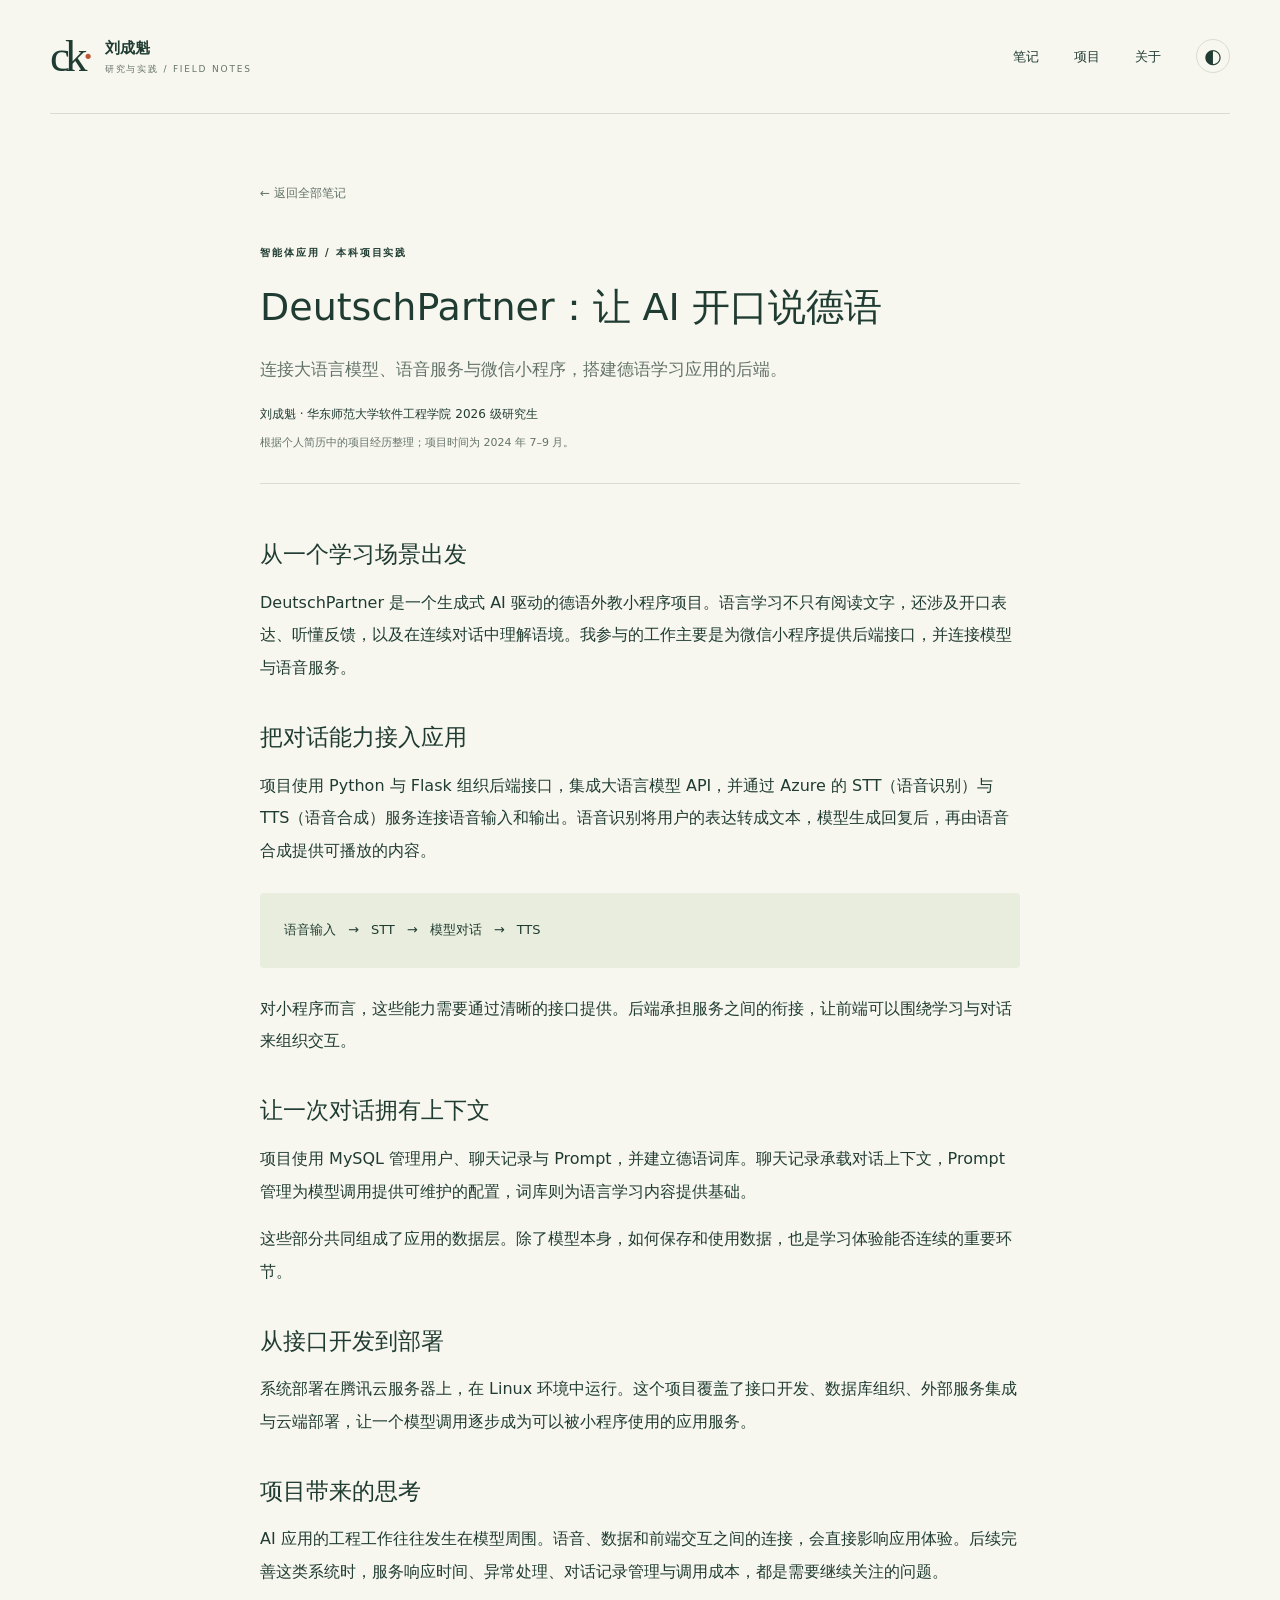
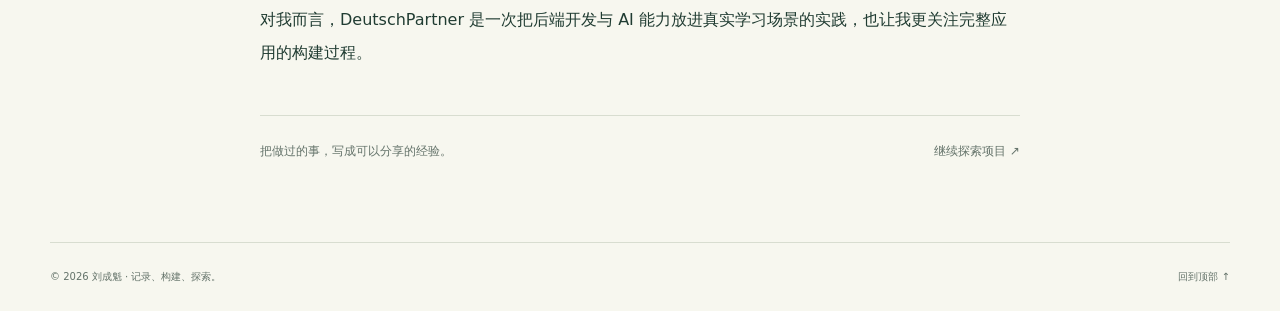
<file: articles/deutschpartner.html>
<!doctype html>
<html lang="zh-CN"><head><meta charset="utf-8"><meta name="viewport" content="width=device-width,initial-scale=1"><meta name="description" content="连接大语言模型、语音服务与微信小程序，搭建德语学习应用的后端。"><meta name="theme-color" content="#f7f7ef"><title>DeutschPartner：让 AI 开口说德语 · 刘成魁</title><link rel="icon" href="../favicon.svg" type="image/svg+xml"><link rel="stylesheet" href="../style.css"><script src="../main.js" defer></script></head>
<body><a class="skip-link" href="#article">跳到正文</a><header class="site-header wrap"><a class="brand" href="../index.html" aria-label="刘成魁的博客首页"><span class="brand-mark">ck<span>·</span></span><span>刘成魁<span class="brand-sub">研究与实践 / FIELD NOTES</span></span></a><nav aria-label="主导航"><a href="../index.html#notes">笔记</a><a href="../index.html#projects">项目</a><a href="../index.html#about">关于</a><button id="theme-toggle" class="theme-toggle" aria-label="切换到深色主题" title="切换主题">◐</button></nav></header>
<main class="article-shell" id="article"><a class="article-back" href="../index.html#notes">← 返回全部笔记</a><article><header class="article-header"><div class="eyebrow">智能体应用 / 本科项目实践</div><h1>DeutschPartner：让 AI 开口说德语</h1><p class="article-deck">连接大语言模型、语音服务与微信小程序，搭建德语学习应用的后端。</p><p class="article-byline">刘成魁 · 华东师范大学软件工程学院 2026 级研究生</p><p class="article-provenance">根据个人简历中的项目经历整理；项目时间为 2024 年 7–9 月。</p></header><div class="article-body">
<h2>从一个学习场景出发</h2>
<p>DeutschPartner 是一个生成式 AI 驱动的德语外教小程序项目。语言学习不只有阅读文字，还涉及开口表达、听懂反馈，以及在连续对话中理解语境。我参与的工作主要是为微信小程序提供后端接口，并连接模型与语音服务。</p>
<h2>把对话能力接入应用</h2>
<p>项目使用 Python 与 Flask 组织后端接口，集成大语言模型 API，并通过 Azure 的 STT（语音识别）与 TTS（语音合成）服务连接语音输入和输出。语音识别将用户的表达转成文本，模型生成回复后，再由语音合成提供可播放的内容。</p>
<div class="article-diagram" role="img" aria-label="语音输入通过语音识别转换为文本，模型回复再通过语音合成变为语音"><strong>语音输入</strong><span>→</span><strong>STT</strong><span>→</span><strong>模型对话</strong><span>→</span><strong>TTS</strong></div>
<p>对小程序而言，这些能力需要通过清晰的接口提供。后端承担服务之间的衔接，让前端可以围绕学习与对话来组织交互。</p>
<h2>让一次对话拥有上下文</h2>
<p>项目使用 MySQL 管理用户、聊天记录与 Prompt，并建立德语词库。聊天记录承载对话上下文，Prompt 管理为模型调用提供可维护的配置，词库则为语言学习内容提供基础。</p>
<p>这些部分共同组成了应用的数据层。除了模型本身，如何保存和使用数据，也是学习体验能否连续的重要环节。</p>
<h2>从接口开发到部署</h2>
<p>系统部署在腾讯云服务器上，在 Linux 环境中运行。这个项目覆盖了接口开发、数据库组织、外部服务集成与云端部署，让一个模型调用逐步成为可以被小程序使用的应用服务。</p>
<h2>项目带来的思考</h2>
<p>AI 应用的工程工作往往发生在模型周围。语音、数据和前端交互之间的连接，会直接影响应用体验。后续完善这类系统时，服务响应时间、异常处理、对话记录管理与调用成本，都是需要继续关注的问题。</p>
<p>对我而言，DeutschPartner 是一次把后端开发与 AI 能力放进真实学习场景的实践，也让我更关注完整应用的构建过程。</p>
</div></article><div class="article-ending"><span>把做过的事，写成可以分享的经验。</span><a href="../index.html#projects">继续探索项目 ↗</a></div></main><footer class="site-footer wrap"><span>© 2026 刘成魁 · 记录、构建、探索。</span><a href="#">回到顶部 ↑</a></footer></body></html>
</file>
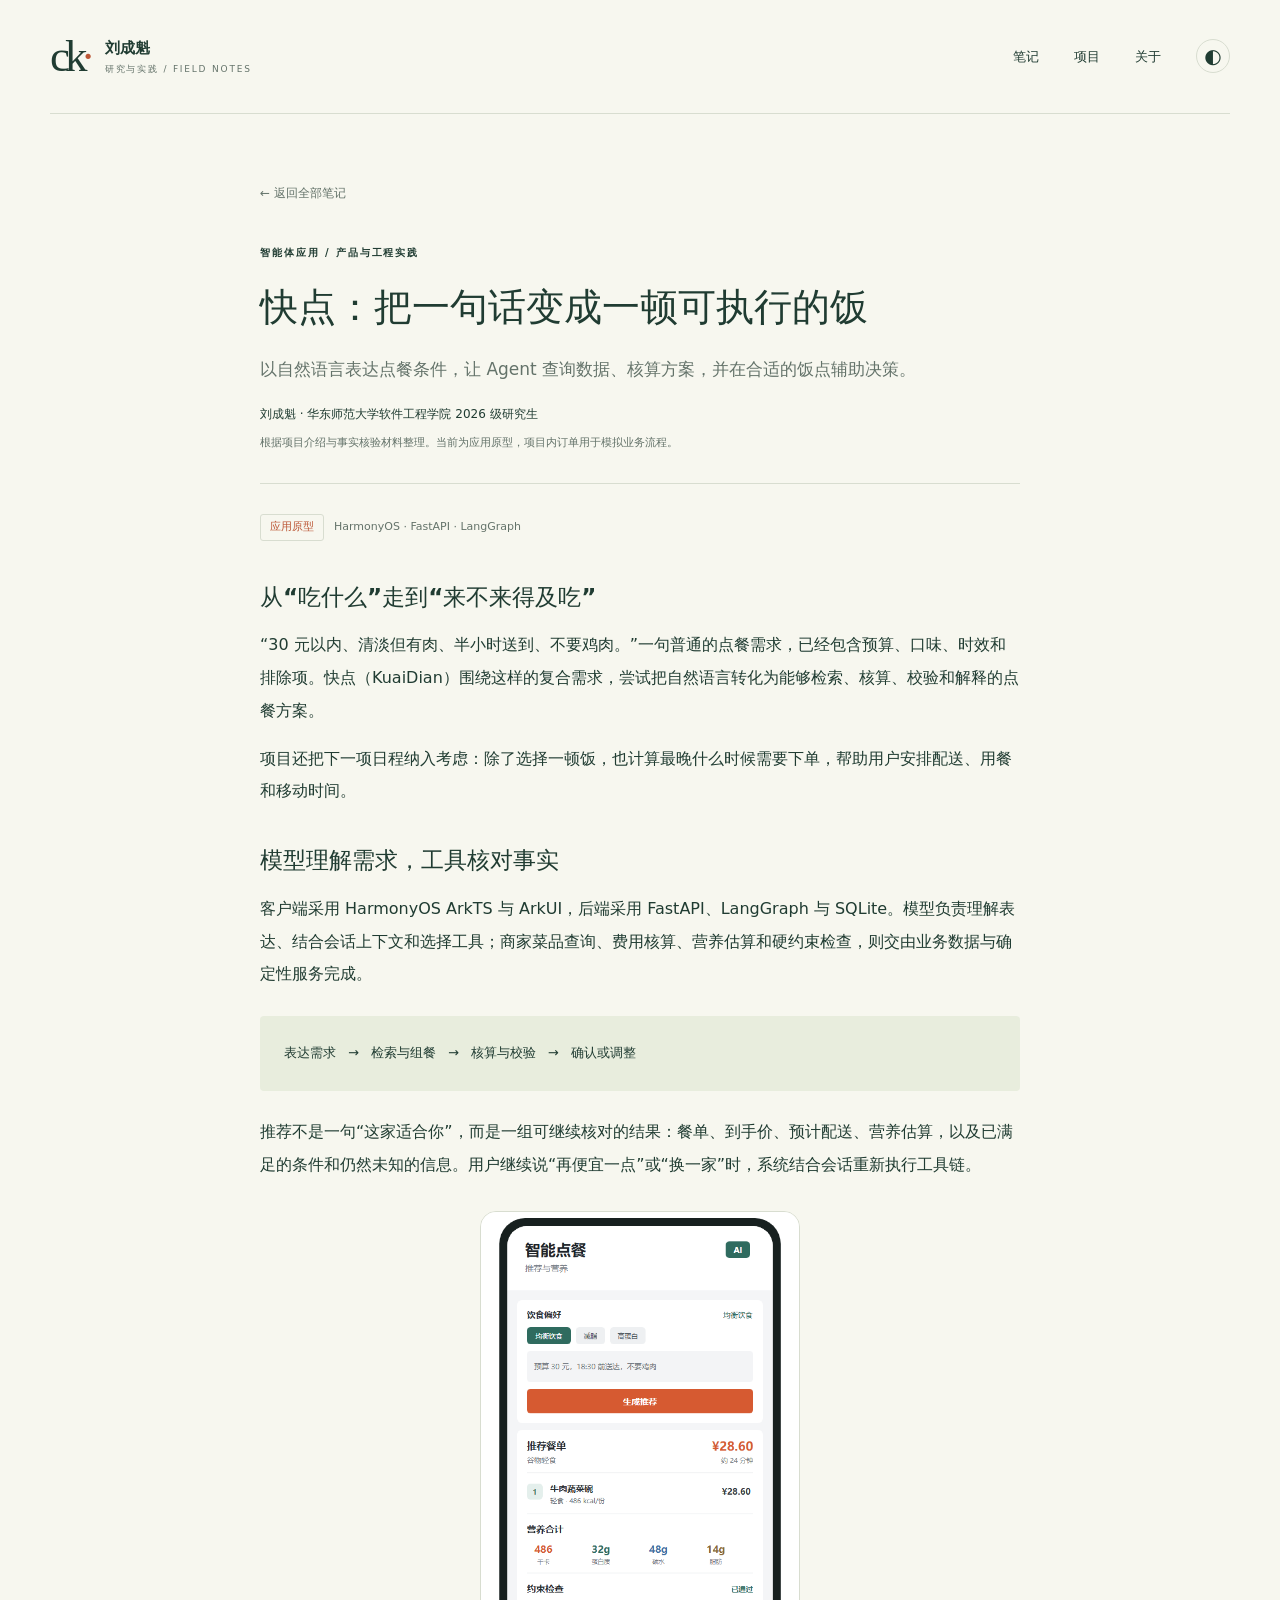
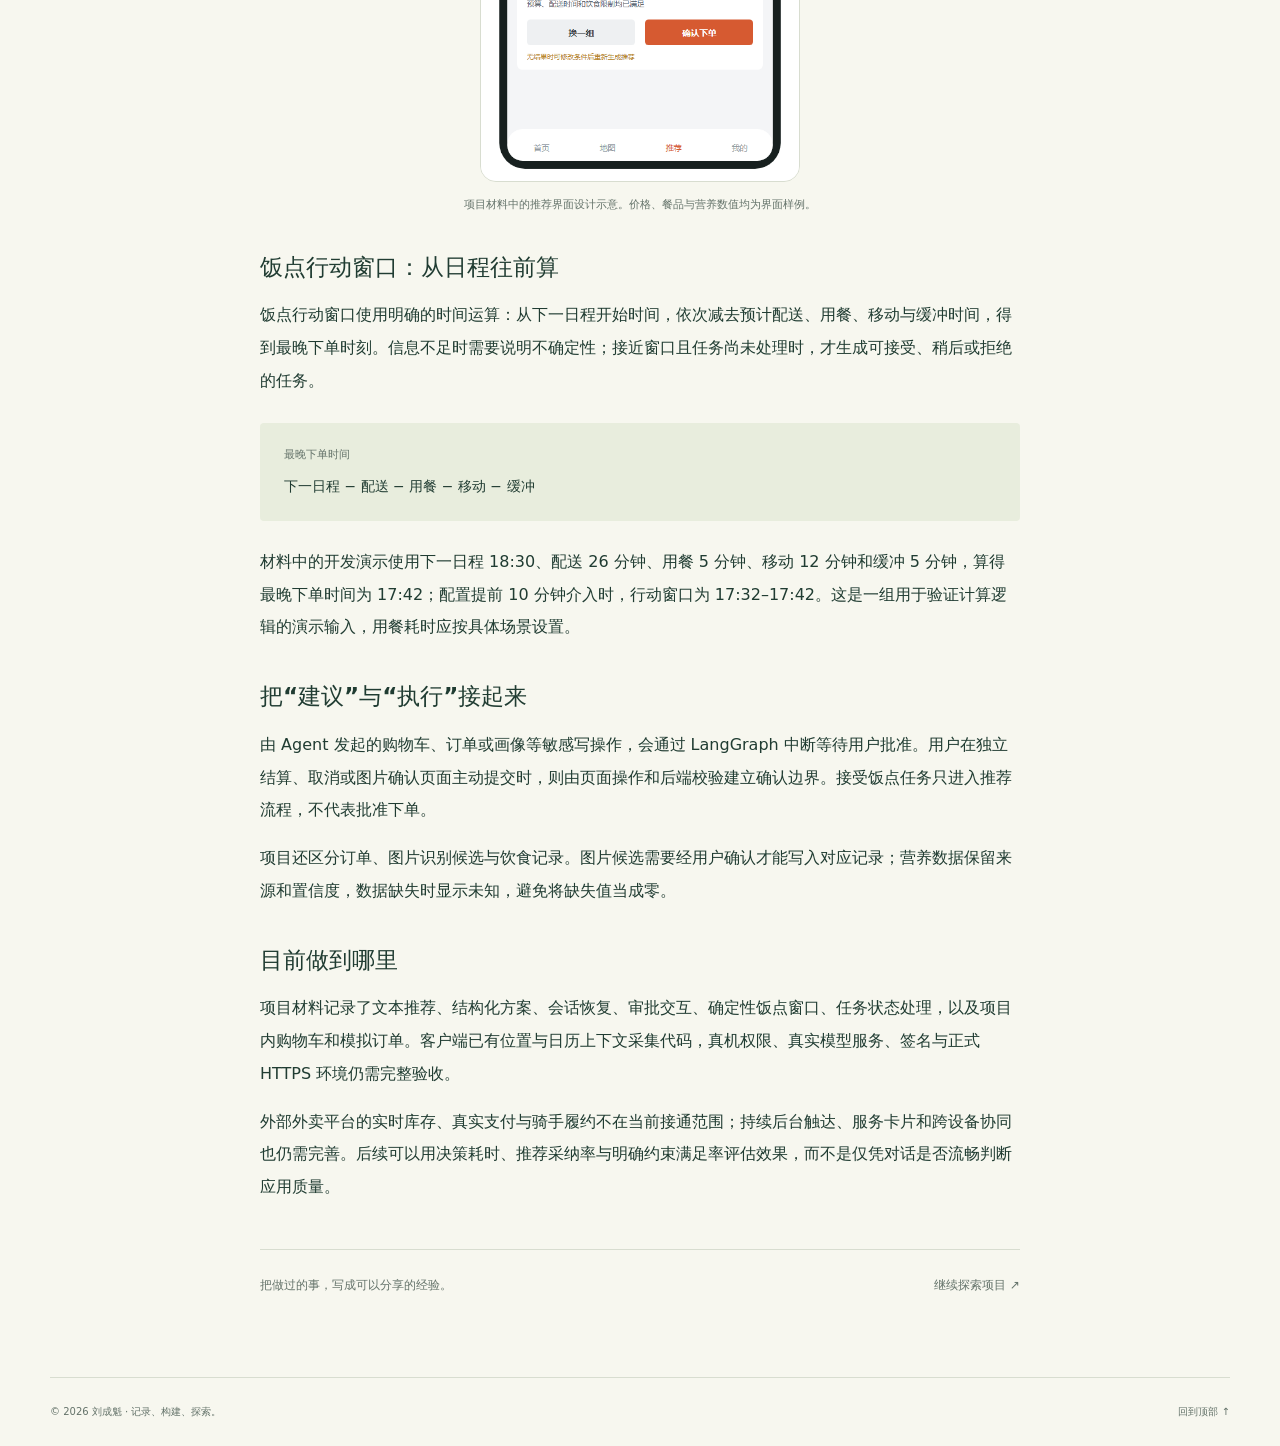
<file: articles/kuaidian.html>
<!doctype html>
<html lang="zh-CN"><head><meta charset="utf-8"><meta name="viewport" content="width=device-width,initial-scale=1"><meta name="description" content="以自然语言表达点餐条件，让 Agent 查询数据、核算方案，并在合适的饭点辅助决策。"><meta name="theme-color" content="#f7f7ef"><title>快点：把一句话变成一顿可执行的饭 · 刘成魁</title><link rel="icon" href="../favicon.svg" type="image/svg+xml"><link rel="stylesheet" href="../style.css"><script src="../main.js" defer></script></head>
<body><a class="skip-link" href="#article">跳到正文</a><header class="site-header wrap"><a class="brand" href="../index.html" aria-label="刘成魁的博客首页"><span class="brand-mark">ck<span>·</span></span><span>刘成魁<span class="brand-sub">研究与实践 / FIELD NOTES</span></span></a><nav aria-label="主导航"><a href="../index.html#notes">笔记</a><a href="../index.html#projects">项目</a><a href="../index.html#about">关于</a><button id="theme-toggle" class="theme-toggle" aria-label="切换到深色主题" title="切换主题">◐</button></nav></header>
<main class="article-shell" id="article"><a class="article-back" href="../index.html#notes">← 返回全部笔记</a><article><header class="article-header"><div class="eyebrow">智能体应用 / 产品与工程实践</div><h1>快点：把一句话变成一顿可执行的饭</h1><p class="article-deck">以自然语言表达点餐条件，让 Agent 查询数据、核算方案，并在合适的饭点辅助决策。</p><p class="article-byline">刘成魁 · 华东师范大学软件工程学院 2026 级研究生</p><p class="article-provenance">根据项目介绍与事实核验材料整理。当前为应用原型，项目内订单用于模拟业务流程。</p></header><div class="article-body">
<div class="article-status"><span>应用原型</span><span>HarmonyOS · FastAPI · LangGraph</span></div>
<h2>从“吃什么”走到“来不来得及吃”</h2>
<p>“30 元以内、清淡但有肉、半小时送到、不要鸡肉。”一句普通的点餐需求，已经包含预算、口味、时效和排除项。快点（KuaiDian）围绕这样的复合需求，尝试把自然语言转化为能够检索、核算、校验和解释的点餐方案。</p>
<p>项目还把下一项日程纳入考虑：除了选择一顿饭，也计算最晚什么时候需要下单，帮助用户安排配送、用餐和移动时间。</p>
<h2>模型理解需求，工具核对事实</h2>
<p>客户端采用 HarmonyOS ArkTS 与 ArkUI，后端采用 FastAPI、LangGraph 与 SQLite。模型负责理解表达、结合会话上下文和选择工具；商家菜品查询、费用核算、营养估算和硬约束检查，则交由业务数据与确定性服务完成。</p>
<div class="article-diagram" role="img" aria-label="自然语言需求经过工具检索、费用与约束校验，形成推荐，最后由用户确认或调整"><strong>表达需求</strong><span>→</span><strong>检索与组餐</strong><span>→</span><strong>核算与校验</strong><span>→</span><strong>确认或调整</strong></div>
<p>推荐不是一句“这家适合你”，而是一组可继续核对的结果：餐单、到手价、预计配送、营养估算，以及已满足的条件和仍然未知的信息。用户继续说“再便宜一点”或“换一家”时，系统结合会话重新执行工具链。</p>
<figure class="article-figure"><img src="../assets/kuaidian-recommendation.png" width="520" height="929" loading="lazy" alt="快点推荐界面设计示意，展示饮食偏好、自然语言需求、推荐餐单、营养汇总和约束检查"><figcaption>项目材料中的推荐界面设计示意。价格、餐品与营养数值均为界面样例。</figcaption></figure>
<h2>饭点行动窗口：从日程往前算</h2>
<p>饭点行动窗口使用明确的时间运算：从下一日程开始时间，依次减去预计配送、用餐、移动与缓冲时间，得到最晚下单时刻。信息不足时需要说明不确定性；接近窗口且任务尚未处理时，才生成可接受、稍后或拒绝的任务。</p>
<div class="formula-block"><span>最晚下单时间</span><strong>下一日程 − 配送 − 用餐 − 移动 − 缓冲</strong></div>
<p>材料中的开发演示使用下一日程 18:30、配送 26 分钟、用餐 5 分钟、移动 12 分钟和缓冲 5 分钟，算得最晚下单时间为 17:42；配置提前 10 分钟介入时，行动窗口为 17:32–17:42。这是一组用于验证计算逻辑的演示输入，用餐耗时应按具体场景设置。</p>
<h2>把“建议”与“执行”接起来</h2>
<p>由 Agent 发起的购物车、订单或画像等敏感写操作，会通过 LangGraph 中断等待用户批准。用户在独立结算、取消或图片确认页面主动提交时，则由页面操作和后端校验建立确认边界。接受饭点任务只进入推荐流程，不代表批准下单。</p>
<p>项目还区分订单、图片识别候选与饮食记录。图片候选需要经用户确认才能写入对应记录；营养数据保留来源和置信度，数据缺失时显示未知，避免将缺失值当成零。</p>
<h2>目前做到哪里</h2>
<p>项目材料记录了文本推荐、结构化方案、会话恢复、审批交互、确定性饭点窗口、任务状态处理，以及项目内购物车和模拟订单。客户端已有位置与日历上下文采集代码，真机权限、真实模型服务、签名与正式 HTTPS 环境仍需完整验收。</p>
<p>外部外卖平台的实时库存、真实支付与骑手履约不在当前接通范围；持续后台触达、服务卡片和跨设备协同也仍需完善。后续可以用决策耗时、推荐采纳率与明确约束满足率评估效果，而不是仅凭对话是否流畅判断应用质量。</p>
</div></article><div class="article-ending"><span>把做过的事，写成可以分享的经验。</span><a href="../index.html#projects">继续探索项目 ↗</a></div></main><footer class="site-footer wrap"><span>© 2026 刘成魁 · 记录、构建、探索。</span><a href="#">回到顶部 ↑</a></footer></body></html>
</file>
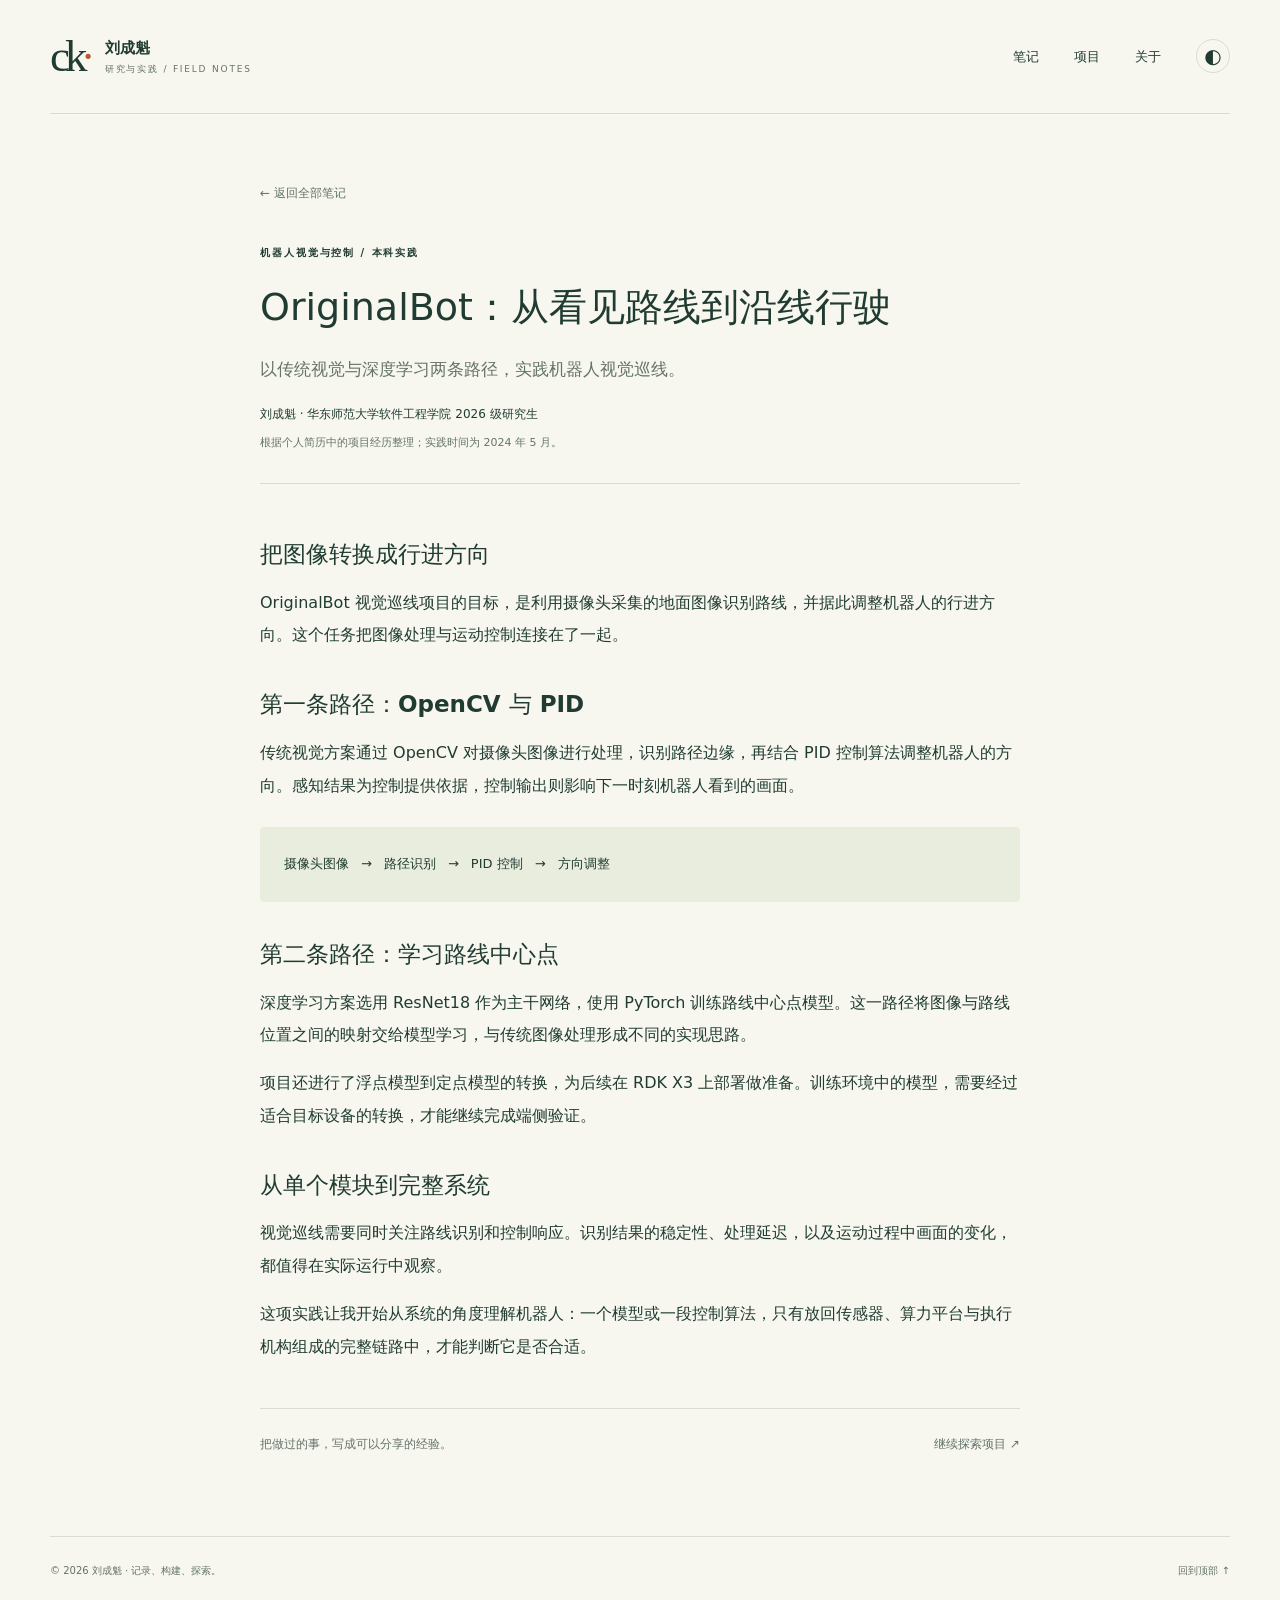
<file: articles/originalbot.html>
<!doctype html>
<html lang="zh-CN"><head><meta charset="utf-8"><meta name="viewport" content="width=device-width,initial-scale=1"><meta name="description" content="以传统视觉与深度学习两条路径，实践机器人视觉巡线。"><meta name="theme-color" content="#f7f7ef"><title>OriginalBot：从看见路线到沿线行驶 · 刘成魁</title><link rel="icon" href="../favicon.svg" type="image/svg+xml"><link rel="stylesheet" href="../style.css"><script src="../main.js" defer></script></head>
<body><a class="skip-link" href="#article">跳到正文</a><header class="site-header wrap"><a class="brand" href="../index.html" aria-label="刘成魁的博客首页"><span class="brand-mark">ck<span>·</span></span><span>刘成魁<span class="brand-sub">研究与实践 / FIELD NOTES</span></span></a><nav aria-label="主导航"><a href="../index.html#notes">笔记</a><a href="../index.html#projects">项目</a><a href="../index.html#about">关于</a><button id="theme-toggle" class="theme-toggle" aria-label="切换到深色主题" title="切换主题">◐</button></nav></header>
<main class="article-shell" id="article"><a class="article-back" href="../index.html#notes">← 返回全部笔记</a><article><header class="article-header"><div class="eyebrow">机器人视觉与控制 / 本科实践</div><h1>OriginalBot：从看见路线到沿线行驶</h1><p class="article-deck">以传统视觉与深度学习两条路径，实践机器人视觉巡线。</p><p class="article-byline">刘成魁 · 华东师范大学软件工程学院 2026 级研究生</p><p class="article-provenance">根据个人简历中的项目经历整理；实践时间为 2024 年 5 月。</p></header><div class="article-body">
<h2>把图像转换成行进方向</h2>
<p>OriginalBot 视觉巡线项目的目标，是利用摄像头采集的地面图像识别路线，并据此调整机器人的行进方向。这个任务把图像处理与运动控制连接在了一起。</p>
<h2>第一条路径：OpenCV 与 PID</h2>
<p>传统视觉方案通过 OpenCV 对摄像头图像进行处理，识别路径边缘，再结合 PID 控制算法调整机器人的方向。感知结果为控制提供依据，控制输出则影响下一时刻机器人看到的画面。</p>
<div class="article-diagram" role="img" aria-label="摄像头图像经过路径识别和 PID 控制，转化为机器人方向调整"><strong>摄像头图像</strong><span>→</span><strong>路径识别</strong><span>→</span><strong>PID 控制</strong><span>→</span><strong>方向调整</strong></div>
<h2>第二条路径：学习路线中心点</h2>
<p>深度学习方案选用 ResNet18 作为主干网络，使用 PyTorch 训练路线中心点模型。这一路径将图像与路线位置之间的映射交给模型学习，与传统图像处理形成不同的实现思路。</p>
<p>项目还进行了浮点模型到定点模型的转换，为后续在 RDK X3 上部署做准备。训练环境中的模型，需要经过适合目标设备的转换，才能继续完成端侧验证。</p>
<h2>从单个模块到完整系统</h2>
<p>视觉巡线需要同时关注路线识别和控制响应。识别结果的稳定性、处理延迟，以及运动过程中画面的变化，都值得在实际运行中观察。</p>
<p>这项实践让我开始从系统的角度理解机器人：一个模型或一段控制算法，只有放回传感器、算力平台与执行机构组成的完整链路中，才能判断它是否合适。</p>
</div></article><div class="article-ending"><span>把做过的事，写成可以分享的经验。</span><a href="../index.html#projects">继续探索项目 ↗</a></div></main><footer class="site-footer wrap"><span>© 2026 刘成魁 · 记录、构建、探索。</span><a href="#">回到顶部 ↑</a></footer></body></html>
</file>
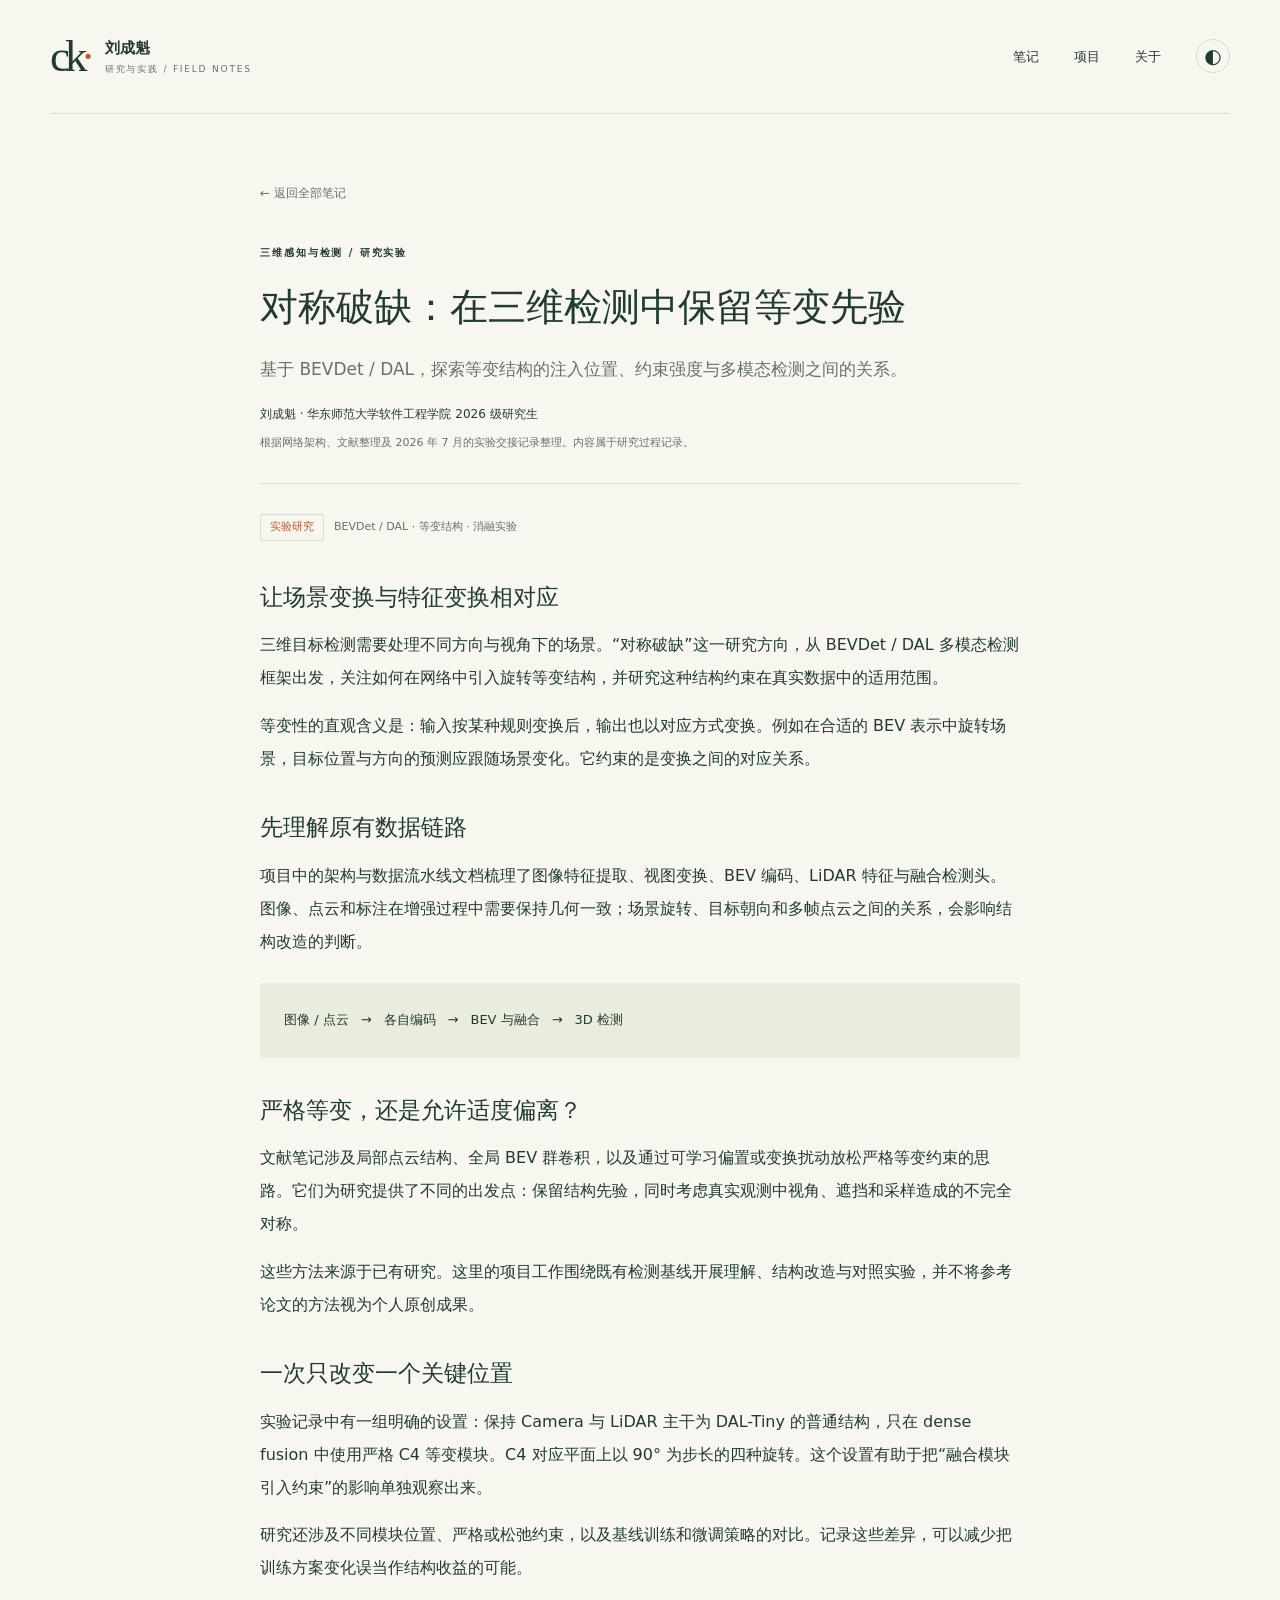
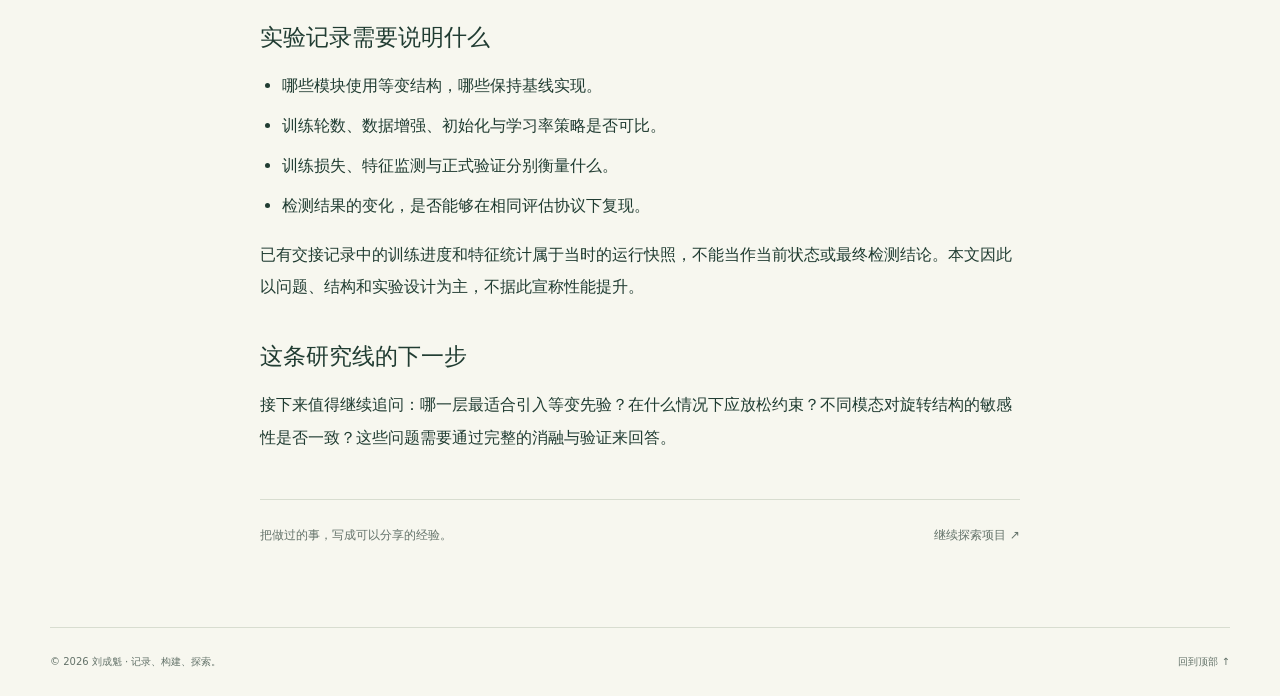
<file: articles/symmetry-breaking.html>
<!doctype html>
<html lang="zh-CN"><head><meta charset="utf-8"><meta name="viewport" content="width=device-width,initial-scale=1"><meta name="description" content="基于 BEVDet / DAL，探索等变结构的注入位置、约束强度与多模态检测之间的关系。"><meta name="theme-color" content="#f7f7ef"><title>对称破缺：在三维检测中保留等变先验 · 刘成魁</title><link rel="icon" href="../favicon.svg" type="image/svg+xml"><link rel="stylesheet" href="../style.css"><script src="../main.js" defer></script></head>
<body><a class="skip-link" href="#article">跳到正文</a><header class="site-header wrap"><a class="brand" href="../index.html" aria-label="刘成魁的博客首页"><span class="brand-mark">ck<span>·</span></span><span>刘成魁<span class="brand-sub">研究与实践 / FIELD NOTES</span></span></a><nav aria-label="主导航"><a href="../index.html#notes">笔记</a><a href="../index.html#projects">项目</a><a href="../index.html#about">关于</a><button id="theme-toggle" class="theme-toggle" aria-label="切换到深色主题" title="切换主题">◐</button></nav></header>
<main class="article-shell" id="article"><a class="article-back" href="../index.html#notes">← 返回全部笔记</a><article><header class="article-header"><div class="eyebrow">三维感知与检测 / 研究实验</div><h1>对称破缺：在三维检测中保留等变先验</h1><p class="article-deck">基于 BEVDet / DAL，探索等变结构的注入位置、约束强度与多模态检测之间的关系。</p><p class="article-byline">刘成魁 · 华东师范大学软件工程学院 2026 级研究生</p><p class="article-provenance">根据网络架构、文献整理及 2026 年 7 月的实验交接记录整理。内容属于研究过程记录。</p></header><div class="article-body">
<div class="article-status"><span>实验研究</span><span>BEVDet / DAL · 等变结构 · 消融实验</span></div>
<h2>让场景变换与特征变换相对应</h2>
<p>三维目标检测需要处理不同方向与视角下的场景。“对称破缺”这一研究方向，从 BEVDet / DAL 多模态检测框架出发，关注如何在网络中引入旋转等变结构，并研究这种结构约束在真实数据中的适用范围。</p>
<p>等变性的直观含义是：输入按某种规则变换后，输出也以对应方式变换。例如在合适的 BEV 表示中旋转场景，目标位置与方向的预测应跟随场景变化。它约束的是变换之间的对应关系。</p>
<h2>先理解原有数据链路</h2>
<p>项目中的架构与数据流水线文档梳理了图像特征提取、视图变换、BEV 编码、LiDAR 特征与融合检测头。图像、点云和标注在增强过程中需要保持几何一致；场景旋转、目标朝向和多帧点云之间的关系，会影响结构改造的判断。</p>
<div class="article-diagram" role="img" aria-label="图像与点云分别编码，进入 BEV 特征与融合模块，最后产生三维检测结果"><strong>图像 / 点云</strong><span>→</span><strong>各自编码</strong><span>→</span><strong>BEV 与融合</strong><span>→</span><strong>3D 检测</strong></div>
<h2>严格等变，还是允许适度偏离？</h2>
<p>文献笔记涉及局部点云结构、全局 BEV 群卷积，以及通过可学习偏置或变换扰动放松严格等变约束的思路。它们为研究提供了不同的出发点：保留结构先验，同时考虑真实观测中视角、遮挡和采样造成的不完全对称。</p>
<p>这些方法来源于已有研究。这里的项目工作围绕既有检测基线开展理解、结构改造与对照实验，并不将参考论文的方法视为个人原创成果。</p>
<h2>一次只改变一个关键位置</h2>
<p>实验记录中有一组明确的设置：保持 Camera 与 LiDAR 主干为 DAL-Tiny 的普通结构，只在 dense fusion 中使用严格 C4 等变模块。C4 对应平面上以 90° 为步长的四种旋转。这个设置有助于把“融合模块引入约束”的影响单独观察出来。</p>
<p>研究还涉及不同模块位置、严格或松弛约束，以及基线训练和微调策略的对比。记录这些差异，可以减少把训练方案变化误当作结构收益的可能。</p>
<h2>实验记录需要说明什么</h2>
<ul><li>哪些模块使用等变结构，哪些保持基线实现。</li><li>训练轮数、数据增强、初始化与学习率策略是否可比。</li><li>训练损失、特征监测与正式验证分别衡量什么。</li><li>检测结果的变化，是否能够在相同评估协议下复现。</li></ul>
<p>已有交接记录中的训练进度和特征统计属于当时的运行快照，不能当作当前状态或最终检测结论。本文因此以问题、结构和实验设计为主，不据此宣称性能提升。</p>
<h2>这条研究线的下一步</h2>
<p>接下来值得继续追问：哪一层最适合引入等变先验？在什么情况下应放松约束？不同模态对旋转结构的敏感性是否一致？这些问题需要通过完整的消融与验证来回答。</p>
</div></article><div class="article-ending"><span>把做过的事，写成可以分享的经验。</span><a href="../index.html#projects">继续探索项目 ↗</a></div></main><footer class="site-footer wrap"><span>© 2026 刘成魁 · 记录、构建、探索。</span><a href="#">回到顶部 ↑</a></footer></body></html>
</file>
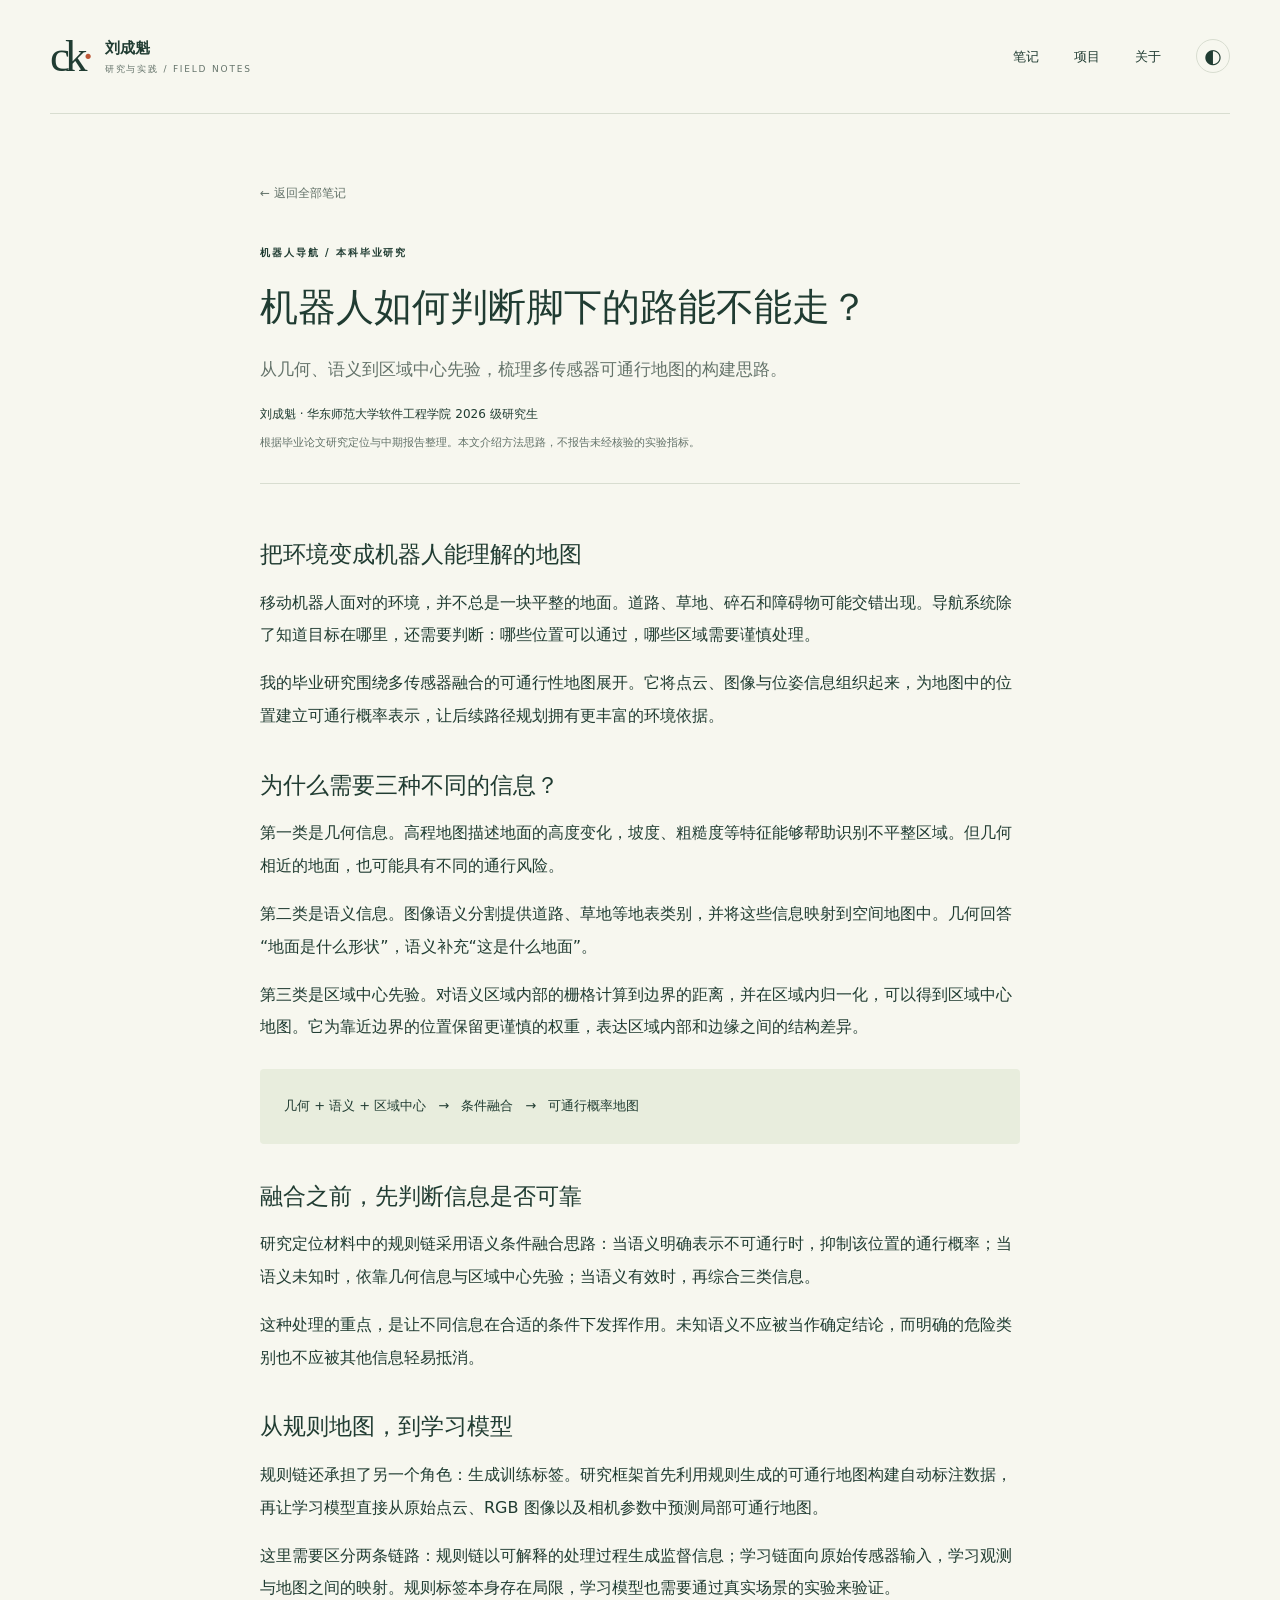
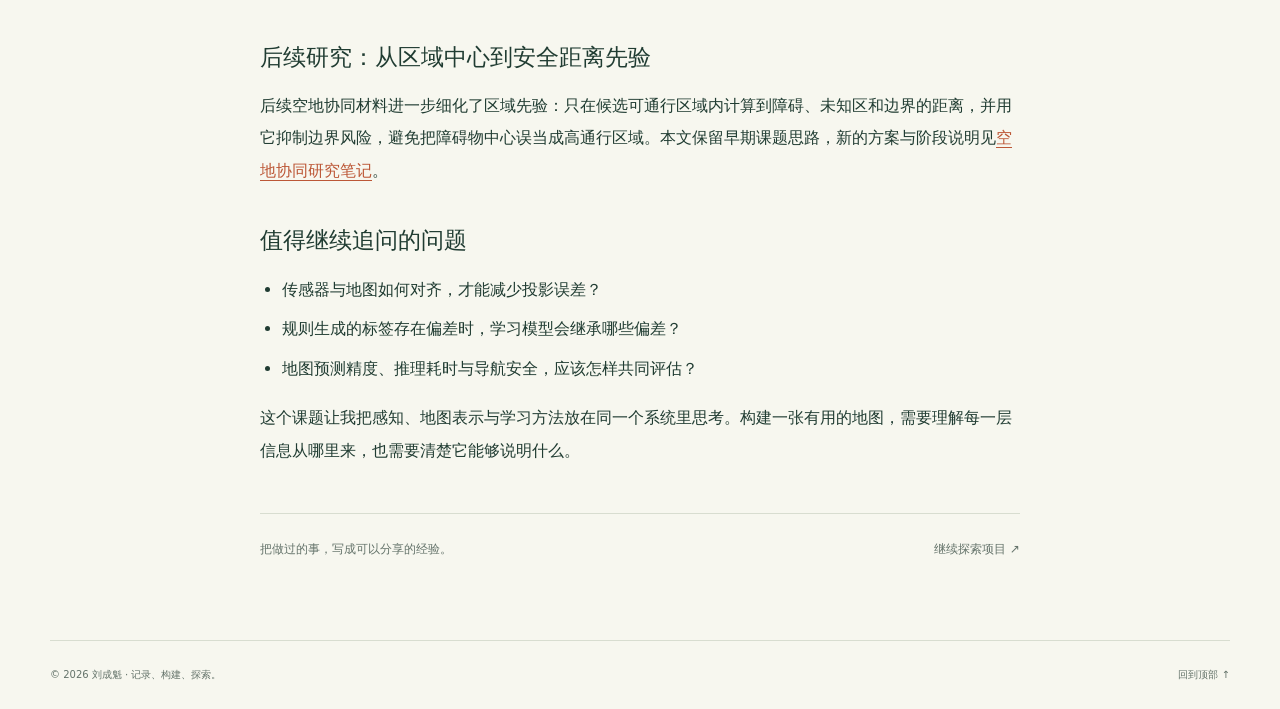
<file: articles/traversability.html>
<!doctype html>
<html lang="zh-CN"><head><meta charset="utf-8"><meta name="viewport" content="width=device-width,initial-scale=1"><meta name="description" content="从几何、语义到区域中心先验，梳理多传感器可通行地图的构建思路。"><meta name="theme-color" content="#f7f7ef"><title>机器人如何判断脚下的路能不能走？ · 刘成魁</title><link rel="icon" href="../favicon.svg" type="image/svg+xml"><link rel="stylesheet" href="../style.css"><script src="../main.js" defer></script></head>
<body><a class="skip-link" href="#article">跳到正文</a><header class="site-header wrap"><a class="brand" href="../index.html" aria-label="刘成魁的博客首页"><span class="brand-mark">ck<span>·</span></span><span>刘成魁<span class="brand-sub">研究与实践 / FIELD NOTES</span></span></a><nav aria-label="主导航"><a href="../index.html#notes">笔记</a><a href="../index.html#projects">项目</a><a href="../index.html#about">关于</a><button id="theme-toggle" class="theme-toggle" aria-label="切换到深色主题" title="切换主题">◐</button></nav></header>
<main class="article-shell" id="article"><a class="article-back" href="../index.html#notes">← 返回全部笔记</a><article><header class="article-header"><div class="eyebrow">机器人导航 / 本科毕业研究</div><h1>机器人如何判断脚下的路能不能走？</h1><p class="article-deck">从几何、语义到区域中心先验，梳理多传感器可通行地图的构建思路。</p><p class="article-byline">刘成魁 · 华东师范大学软件工程学院 2026 级研究生</p><p class="article-provenance">根据毕业论文研究定位与中期报告整理。本文介绍方法思路，不报告未经核验的实验指标。</p></header><div class="article-body">
<h2>把环境变成机器人能理解的地图</h2>
<p>移动机器人面对的环境，并不总是一块平整的地面。道路、草地、碎石和障碍物可能交错出现。导航系统除了知道目标在哪里，还需要判断：哪些位置可以通过，哪些区域需要谨慎处理。</p>
<p>我的毕业研究围绕多传感器融合的可通行性地图展开。它将点云、图像与位姿信息组织起来，为地图中的位置建立可通行概率表示，让后续路径规划拥有更丰富的环境依据。</p>
<h2>为什么需要三种不同的信息？</h2>
<p>第一类是几何信息。高程地图描述地面的高度变化，坡度、粗糙度等特征能够帮助识别不平整区域。但几何相近的地面，也可能具有不同的通行风险。</p>
<p>第二类是语义信息。图像语义分割提供道路、草地等地表类别，并将这些信息映射到空间地图中。几何回答“地面是什么形状”，语义补充“这是什么地面”。</p>
<p>第三类是区域中心先验。对语义区域内部的栅格计算到边界的距离，并在区域内归一化，可以得到区域中心地图。它为靠近边界的位置保留更谨慎的权重，表达区域内部和边缘之间的结构差异。</p>
<div class="article-diagram" role="img" aria-label="几何信息、语义信息、区域中心先验经过条件融合，生成可通行概率地图"><strong>几何 + 语义 + 区域中心</strong><span>→</span><strong>条件融合</strong><span>→</span><strong>可通行概率地图</strong></div>
<h2>融合之前，先判断信息是否可靠</h2>
<p>研究定位材料中的规则链采用语义条件融合思路：当语义明确表示不可通行时，抑制该位置的通行概率；当语义未知时，依靠几何信息与区域中心先验；当语义有效时，再综合三类信息。</p>
<p>这种处理的重点，是让不同信息在合适的条件下发挥作用。未知语义不应被当作确定结论，而明确的危险类别也不应被其他信息轻易抵消。</p>
<h2>从规则地图，到学习模型</h2>
<p>规则链还承担了另一个角色：生成训练标签。研究框架首先利用规则生成的可通行地图构建自动标注数据，再让学习模型直接从原始点云、RGB 图像以及相机参数中预测局部可通行地图。</p>
<p>这里需要区分两条链路：规则链以可解释的处理过程生成监督信息；学习链面向原始传感器输入，学习观测与地图之间的映射。规则标签本身存在局限，学习模型也需要通过真实场景的实验来验证。</p>
<h2>后续研究：从区域中心到安全距离先验</h2><p>后续空地协同材料进一步细化了区域先验：只在候选可通行区域内计算到障碍、未知区和边界的距离，并用它抑制边界风险，避免把障碍物中心误当成高通行区域。本文保留早期课题思路，新的方案与阶段说明见<a class="inline-source" href="air-ground.html">空地协同研究笔记</a>。</p><h2>值得继续追问的问题</h2>
<ul><li>传感器与地图如何对齐，才能减少投影误差？</li><li>规则生成的标签存在偏差时，学习模型会继承哪些偏差？</li><li>地图预测精度、推理耗时与导航安全，应该怎样共同评估？</li></ul>
<p>这个课题让我把感知、地图表示与学习方法放在同一个系统里思考。构建一张有用的地图，需要理解每一层信息从哪里来，也需要清楚它能够说明什么。</p>
</div></article><div class="article-ending"><span>把做过的事，写成可以分享的经验。</span><a href="../index.html#projects">继续探索项目 ↗</a></div></main><footer class="site-footer wrap"><span>© 2026 刘成魁 · 记录、构建、探索。</span><a href="#">回到顶部 ↑</a></footer></body></html>
</file>
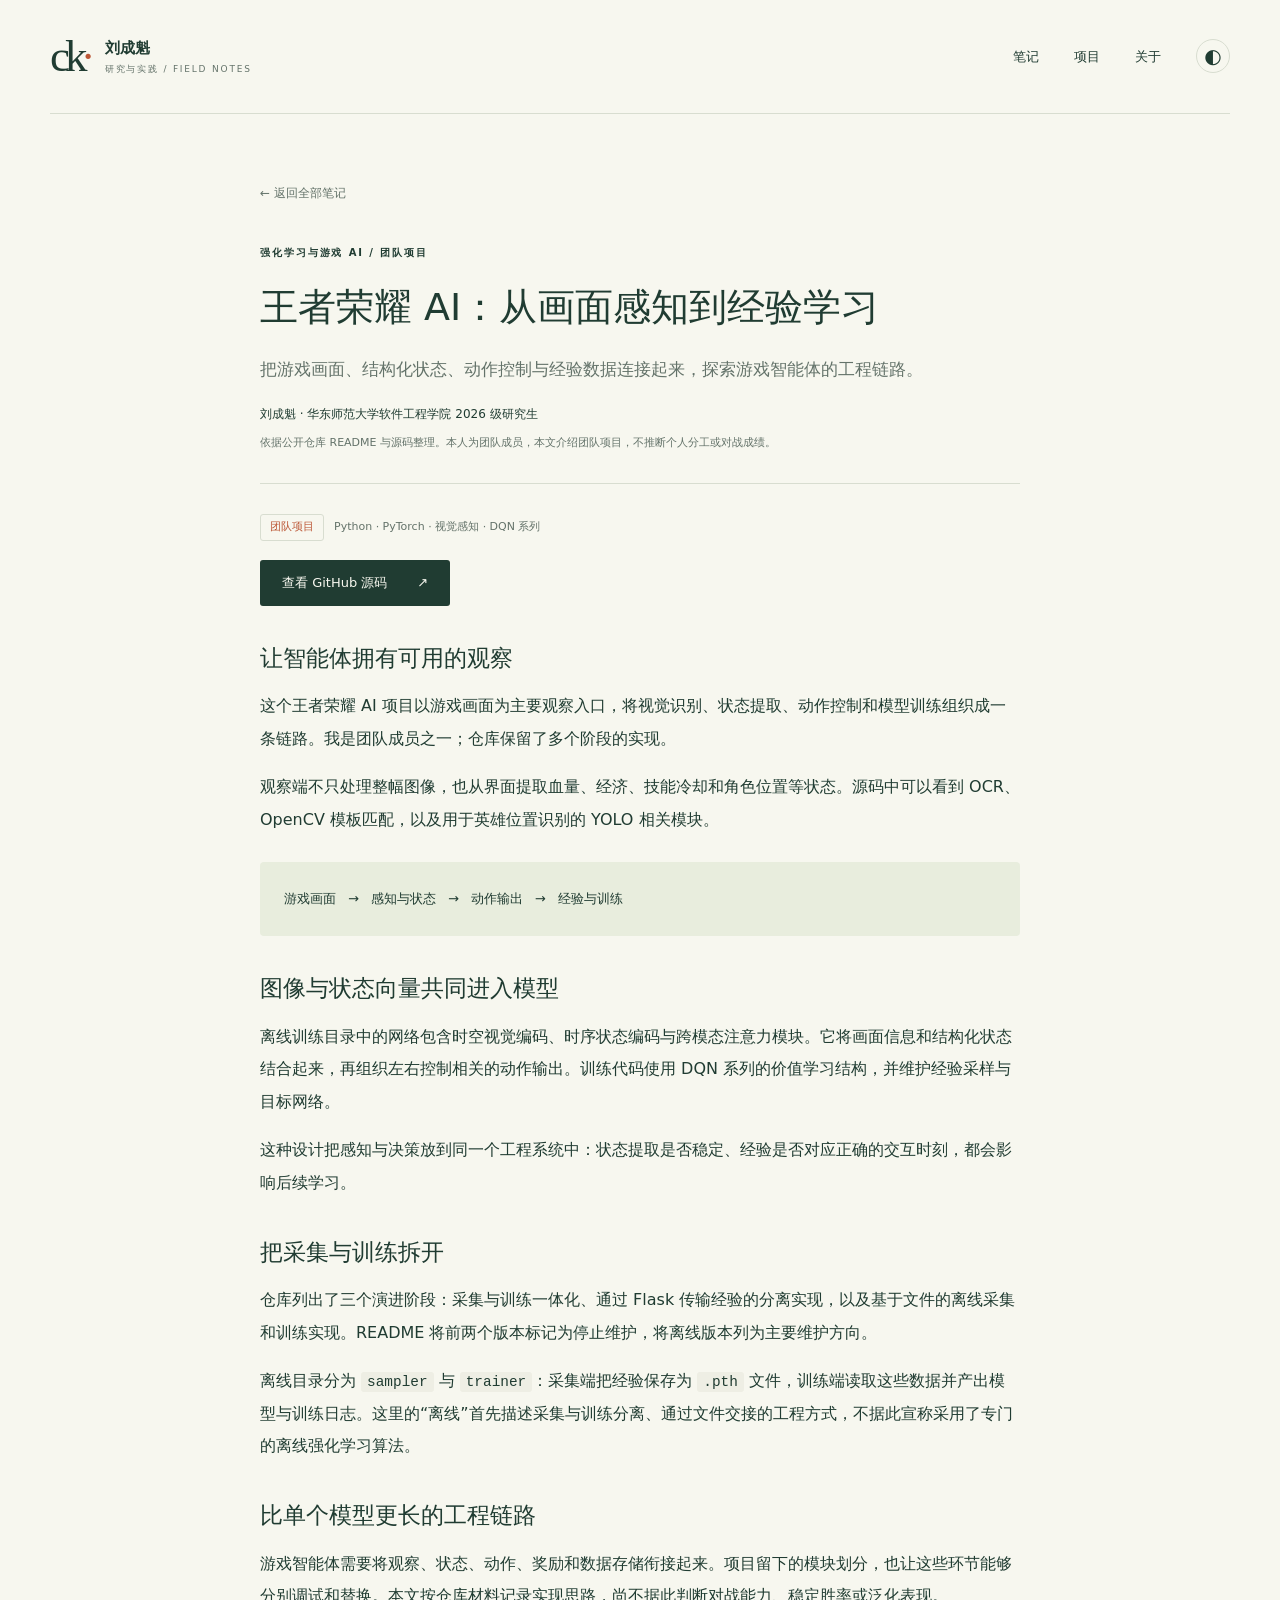
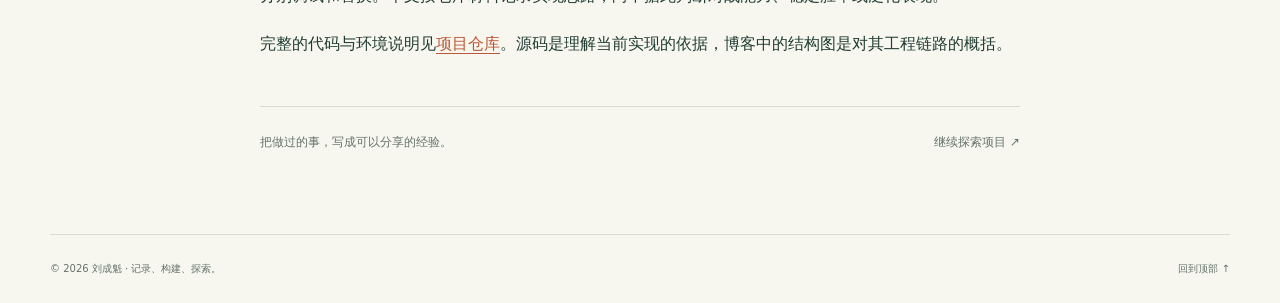
<file: articles/wzry.html>
<!doctype html>
<html lang="zh-CN"><head><meta charset="utf-8"><meta name="viewport" content="width=device-width,initial-scale=1"><meta name="description" content="把游戏画面、结构化状态、动作控制与经验数据连接起来，探索游戏智能体的工程链路。"><meta name="theme-color" content="#f7f7ef"><title>王者荣耀 AI：从画面感知到经验学习 · 刘成魁</title><link rel="icon" href="../favicon.svg" type="image/svg+xml"><link rel="stylesheet" href="../style.css"><script src="../main.js" defer></script></head>
<body><a class="skip-link" href="#article">跳到正文</a><header class="site-header wrap"><a class="brand" href="../index.html" aria-label="刘成魁的博客首页"><span class="brand-mark">ck<span>·</span></span><span>刘成魁<span class="brand-sub">研究与实践 / FIELD NOTES</span></span></a><nav aria-label="主导航"><a href="../index.html#notes">笔记</a><a href="../index.html#projects">项目</a><a href="../index.html#about">关于</a><button id="theme-toggle" class="theme-toggle" aria-label="切换到深色主题" title="切换主题">◐</button></nav></header>
<main class="article-shell" id="article"><a class="article-back" href="../index.html#notes">← 返回全部笔记</a><article><header class="article-header"><div class="eyebrow">强化学习与游戏 AI / 团队项目</div><h1>王者荣耀 AI：从画面感知到经验学习</h1><p class="article-deck">把游戏画面、结构化状态、动作控制与经验数据连接起来，探索游戏智能体的工程链路。</p><p class="article-byline">刘成魁 · 华东师范大学软件工程学院 2026 级研究生</p><p class="article-provenance">依据公开仓库 README 与源码整理。本人为团队成员，本文介绍团队项目，不推断个人分工或对战成绩。</p></header><div class="article-body">
<div class="article-status"><span>团队项目</span><span>Python · PyTorch · 视觉感知 · DQN 系列</span></div>
<p><a class="button source-button" href="https://github.com/BIGBIT185/wzry" target="_blank" rel="noopener noreferrer">查看 GitHub 源码 <span>↗</span></a></p>
<h2>让智能体拥有可用的观察</h2>
<p>这个王者荣耀 AI 项目以游戏画面为主要观察入口，将视觉识别、状态提取、动作控制和模型训练组织成一条链路。我是团队成员之一；仓库保留了多个阶段的实现。</p>
<p>观察端不只处理整幅图像，也从界面提取血量、经济、技能冷却和角色位置等状态。源码中可以看到 OCR、OpenCV 模板匹配，以及用于英雄位置识别的 YOLO 相关模块。</p>
<div class="article-diagram" role="img" aria-label="游戏画面经过感知与状态提取，模型输出动作，交互结果组成经验数据用于训练"><strong>游戏画面</strong><span>→</span><strong>感知与状态</strong><span>→</span><strong>动作输出</strong><span>→</span><strong>经验与训练</strong></div>
<h2>图像与状态向量共同进入模型</h2>
<p>离线训练目录中的网络包含时空视觉编码、时序状态编码与跨模态注意力模块。它将画面信息和结构化状态结合起来，再组织左右控制相关的动作输出。训练代码使用 DQN 系列的价值学习结构，并维护经验采样与目标网络。</p>
<p>这种设计把感知与决策放到同一个工程系统中：状态提取是否稳定、经验是否对应正确的交互时刻，都会影响后续学习。</p>
<h2>把采集与训练拆开</h2>
<p>仓库列出了三个演进阶段：采集与训练一体化、通过 Flask 传输经验的分离实现，以及基于文件的离线采集和训练实现。README 将前两个版本标记为停止维护，将离线版本列为主要维护方向。</p>
<p>离线目录分为 <code>sampler</code> 与 <code>trainer</code>：采集端把经验保存为 <code>.pth</code> 文件，训练端读取这些数据并产出模型与训练日志。这里的“离线”首先描述采集与训练分离、通过文件交接的工程方式，不据此宣称采用了专门的离线强化学习算法。</p>
<h2>比单个模型更长的工程链路</h2>
<p>游戏智能体需要将观察、状态、动作、奖励和数据存储衔接起来。项目留下的模块划分，也让这些环节能够分别调试和替换。本文按仓库材料记录实现思路，尚不据此判断对战能力、稳定胜率或泛化表现。</p>
<p>完整的代码与环境说明见<a class="inline-source" href="https://github.com/BIGBIT185/wzry" target="_blank" rel="noopener noreferrer">项目仓库</a>。源码是理解当前实现的依据，博客中的结构图是对其工程链路的概括。</p>
</div></article><div class="article-ending"><span>把做过的事，写成可以分享的经验。</span><a href="../index.html#projects">继续探索项目 ↗</a></div></main><footer class="site-footer wrap"><span>© 2026 刘成魁 · 记录、构建、探索。</span><a href="#">回到顶部 ↑</a></footer></body></html>
</file>
<file: style.css>
@charset "UTF-8";
.filters{flex-wrap:wrap}.note-controls{align-items:flex-start}.symmetry-mini{background:#e7e8dd;color:#6a795f}.air-mini{background:#dfe8e0;color:#507762}.game-mini{background:#e9e2d5;color:#766548}.note-card.featured-note{grid-column:1/-1;display:grid;grid-template-columns:1fr 1.1fr}.featured-note .note-art{height:100%;min-height:245px}.featured-note .note-body{padding:30px 35px}.featured-note .note-body h3{font-size:27px;line-height:1.5}.featured-note .note-body p{min-height:0;max-width:480px;font-size:13px}.product-mini{background:#e7e9dc;display:flex;align-items:center;justify-content:center;gap:25px}.product-mini>img{width:111px;height:198px;object-fit:contain;transform:rotate(-5deg);filter:drop-shadow(0 10px 10px #203c3214)}.product-caption{font-family:Georgia,serif;font-size:29px;color:#28483b;line-height:1.5}.product-caption>span{display:block;font-family:"Microsoft YaHei",sans-serif;font-size:10px;margin-top:9px;line-height:1.8}.product-caption>small{display:block;font-family:"Microsoft YaHei",sans-serif;font-size:9px;margin-top:15px;color:#64736a}.article-status{display:flex;flex-wrap:wrap;align-items:center;gap:10px;font-size:11px;color:var(--muted);padding:12px 0 4px}.article-status>span:first-child{border:1px solid var(--line);border-radius:3px;padding:1px 9px;color:var(--accent)}.article-figure{margin:30px 0;text-align:center}.article-figure img{display:block;width:min(320px,100%);height:auto;margin:auto;border-radius:16px;border:1px solid var(--line)}.article-figure figcaption{font-size:11px;line-height:1.8;color:var(--muted);margin:13px auto 0;max-width:500px}.formula-block{background:var(--art-bg);padding:21px 24px;border-radius:4px;margin:25px 0;overflow-wrap:anywhere}.formula-block>span{display:block;font-size:11px;color:var(--muted);margin-bottom:7px}.formula-block>strong{display:block;font-size:14px;font-weight:500;line-height:1.9}.inline-source{color:var(--accent);text-decoration:underline;text-underline-offset:4px}.source-button{font-size:13px!important;line-height:1.7}
.hero-actions a{white-space:nowrap}.hero-actions{flex-wrap:wrap}
:root{--bg:#f7f7ef;--surface:#fffffa;--text:#203c32;--muted:#64736a;--line:#d8ddd0;--accent:#bc5736;--art-bg:#e8eddd;--band:#eeeee4;--shadow:0 12px 30px #203c3208;color-scheme:light}
:root[data-theme=dark]{--bg:#16251f;--surface:#1c3027;--text:#e0e7d8;--muted:#a4b7aa;--line:#3c5043;--accent:#ef9874;--art-bg:#253c2d;--band:#1d2e25;--shadow:none;color-scheme:dark}
*{box-sizing:border-box}html{scroll-behavior:smooth;scroll-padding-top:28px}body{margin:0;background:var(--bg);color:var(--text);font-family:Inter,"Microsoft YaHei","PingFang SC",system-ui,sans-serif;font-size:15px;line-height:1.8;-webkit-font-smoothing:antialiased}a{color:inherit;text-decoration:none}button,input{font:inherit}button,a,input{-webkit-tap-highlight-color:transparent}button{color:inherit;cursor:pointer}button:focus-visible,a:focus-visible,input:focus-visible{outline:2px solid var(--accent);outline-offset:5px}::selection{background:#cbd8ba;color:#203c32}.wrap{width:min(1180px,calc(100% - 100px));margin-inline:auto}.site-header{height:114px;display:flex;align-items:center;justify-content:space-between;border-bottom:1px solid var(--line)}.brand{display:flex;gap:16px;align-items:center;font-size:15px;font-weight:650;line-height:1.5}.brand-mark{font-family:Georgia,serif;font-size:45px;letter-spacing:-5px;font-weight:normal;line-height:1}.brand-mark>span{color:var(--accent)}.brand-sub{display:block;font-size:9px;letter-spacing:1.8px;color:var(--muted);font-weight:400;margin-top:3px}.site-header nav{display:flex;align-items:center;gap:35px;font-size:13px}.site-header nav>a{position:relative;padding:8px 0}.site-header nav>a:hover{color:var(--accent)}.theme-toggle{border:1px solid var(--line);border-radius:50%;height:34px;width:34px;background:transparent;font-size:20px;line-height:1}.hero{padding:76px 0 63px;display:grid;grid-template-columns:1fr 1fr;align-items:center;gap:65px}.eyebrow{font-size:10px;letter-spacing:1.9px;line-height:1.7;font-weight:600}.status-dot{display:inline-block;width:6px;height:6px;border-radius:50%;background:var(--accent);margin-right:9px;vertical-align:middle}h1,h2,h3,p{margin:0}h1{font-family:"Songti SC","STSong","SimSun",serif;font-size:clamp(48px,5vw,68px);font-weight:500;line-height:1.35;letter-spacing:3px;margin:24px 0 22px}.accent{color:var(--accent)}.hero-intro{color:var(--muted);font-size:14px;line-height:2.05}.hero-actions{display:flex;align-items:center;gap:27px;margin-top:29px}.button{display:inline-flex;align-items:center;justify-content:space-between;gap:30px;background:var(--text);color:var(--bg);padding:12px 22px;border-radius:3px;font-size:13px}.button:hover{background:var(--accent);color:var(--bg)}.quiet-link{display:inline-flex;align-items:center;gap:20px;font-size:13px}.quiet-link:hover{color:var(--accent)}.hero-tags{display:flex;gap:20px;margin-top:35px;font-size:10px;letter-spacing:1px;color:var(--muted)}.hero-tags>span:not(:first-child):before{content:"/";margin-right:20px;color:#9ba492}.field-art{position:relative;background:var(--art-bg);border:1px solid var(--line);padding:20px 22px 13px;transform:rotate(-2deg);margin-bottom:9px;border-radius:3px}.art-top,.art-bottom{display:flex;justify-content:space-between;font:8px/1.7 Consolas,monospace;letter-spacing:1px;gap:12px}.art-bottom{border-top:1px solid var(--line);padding-top:12px;font-size:9px}.terrain{display:block;width:100%;height:auto;margin:7px 0}.contours{opacity:.48}.art-note{position:absolute;bottom:-32px;right:14px;font-size:10px;letter-spacing:1.2px;color:var(--muted);transform:rotate(2deg)}.intro-strip{display:flex;justify-content:space-between;align-items:center;border-block:1px solid var(--line);padding:18px 0;color:var(--muted);font-size:11px;gap:20px}.mono{font-family:Consolas,monospace;font-size:10px;letter-spacing:1.5px}.section{padding-block:75px}.section-head{display:flex;align-items:flex-end;justify-content:space-between;gap:24px;margin-bottom:30px}.section h2{font-size:30px;line-height:1.4;letter-spacing:1px;font-weight:550;margin-top:10px}.section-head>p{font-size:12px;color:var(--muted);padding-bottom:3px}.count{font:12px Consolas,monospace;vertical-align:top;letter-spacing:0;display:inline-block;margin:7px 0 0 13px;color:var(--accent)}.note-controls{display:flex;align-items:center;justify-content:space-between;margin-bottom:22px;gap:15px}.filters{display:flex;gap:8px}.filter{border:1px solid transparent;padding:5px 14px;border-radius:3px;background:transparent;font-size:12px}.filter.active{border-color:var(--text);background:var(--text);color:var(--bg)}.filter:hover:not(.active){border-color:var(--line)}.search{display:flex;align-items:center;gap:8px;color:var(--muted);border-bottom:1px solid var(--line);max-width:170px}.search>span{font-size:23px;line-height:1}.search input{border:0;background:transparent;color:var(--text);padding:6px 0;font-size:12px;width:140px;min-width:0}.search input::placeholder{color:var(--muted)}.notes-grid{display:grid;grid-template-columns:repeat(3,1fr);gap:22px}.note-card{border:1px solid var(--line);border-radius:4px;overflow:hidden;background:var(--surface);display:block;transition:transform .2s,box-shadow .2s}.note-card:hover{transform:translateY(-4px);box-shadow:var(--shadow)}.note-art{height:190px;position:relative;overflow:hidden;padding:18px 25px}.note-art>span{position:absolute;bottom:13px;left:23px;font:8px/1.5 Consolas,monospace;letter-spacing:1px}.note-art svg{width:100%;height:145px}.map-mini{background:var(--art-bg);color:#6c8168}.ai-mini{background:#eae6da;color:#5c6353;display:flex;flex-direction:column;align-items:flex-start;padding-top:28px}.bubble{font-size:12px;background:#f9f8f0;border:1px solid #d8d8c9;padding:7px 12px;border-radius:9px 9px 9px 0;transform:rotate(-3deg)}.bubble.reply{align-self:flex-end;margin-top:13px;background:#d2dcc3;border-color:#bdc9b0;border-radius:9px 9px 0 9px;transform:rotate(2deg);font-size:10px}.bubble i{display:block;font-style:normal;font-size:13px;letter-spacing:5px;line-height:1.7;color:#6a7b58}.hardware-mini{background:#ece5d9;color:#66745c}.note-body{padding:23px 24px 18px}.note-meta{display:flex;justify-content:space-between;gap:10px;font-size:10px;color:var(--accent)}.note-meta>span{color:var(--muted)}.note-body h3{font-size:20px;font-weight:550;line-height:1.55;margin:13px 0 12px;letter-spacing:.2px}.note-body p{font-size:12px;line-height:1.9;color:var(--muted);min-height:68px}.note-bottom{display:flex;justify-content:space-between;align-items:center;margin-top:19px;padding-top:14px;border-top:1px solid var(--line);font-size:10px;color:var(--muted)}.arrow{font-size:21px;color:var(--text);line-height:1}.empty-state{text-align:center;padding:60px 20px;color:var(--muted);border:1px dashed var(--line);font-size:13px}.projects-section{background:var(--band);border-block:1px solid var(--line)}.project-row{display:grid;grid-template-columns:45px 1fr 40px;gap:22px;padding:27px 0;border-bottom:1px solid var(--line);align-items:start}.project-row:first-child{border-top:1px solid var(--line)}.project-number{font:12px/2 Consolas,monospace;color:var(--muted);padding-top:2px}.project-kicker{font-size:9px;letter-spacing:1.3px;color:var(--muted)}.project-row h3{font-size:22px;font-weight:500;line-height:1.5;margin:6px 0}.project-row p{color:var(--muted);font-size:12px}.tags{display:flex;flex-wrap:wrap;gap:8px;margin-top:14px}.tags span{border:1px solid var(--line);font-size:9px;border-radius:3px;padding:1px 9px}.project-arrow{border:1px solid var(--line);border-radius:50%;width:34px;height:34px;display:grid;place-items:center;line-height:1;margin-top:17px}.project-row:hover h3,.project-row:hover .project-arrow{color:var(--accent)}.project-row:hover .project-arrow{border-color:var(--accent)}.about-section{display:grid;grid-template-columns:.85fr 1.15fr;gap:90px;padding-block:90px}.about-heading h2{font-family:"Songti SC","STSong","SimSun",serif;font-size:42px;font-weight:500;line-height:1.55;margin-top:21px}.signature{font-family:Georgia,serif;font-style:italic;font-size:26px;margin-top:30px}.signature span{color:var(--accent);font-family:sans-serif;margin-left:12px;font-size:20px}.about-content>p{color:var(--muted);font-size:13px;margin-bottom:18px;line-height:2}.about-content>.about-lead{font-size:20px;color:var(--text);line-height:1.7;margin-bottom:20px}.education{padding:23px 0;margin-top:28px;border-block:1px solid var(--line);display:flex;flex-direction:column;gap:4px}.education .mono{color:var(--accent);font-size:9px}.education strong{font-weight:550;font-size:16px}.education>span:last-child{font-size:11px;color:var(--muted)}.honors h3{font-size:14px;font-weight:550;margin:25px 0 12px}.honors ul{padding:0;list-style:none;margin:0}.honors li{padding:10px 0}.honors li span{font-size:12px;display:block}.honors li small{display:block;color:var(--muted);font-size:10px;margin-top:2px}.closing{border-top:1px solid var(--line);padding:55px 0;position:relative}.closing .eyebrow{color:var(--muted)}.closing p{font-family:"Songti SC","STSong","SimSun",serif;font-size:29px;line-height:1.65;margin-top:15px}.closing>.quiet-link{position:absolute;right:0;bottom:64px}.site-footer{padding:25px 0;border-top:1px solid var(--line);display:flex;justify-content:space-between;gap:20px;font-size:10px;color:var(--muted)}.footer-dot{padding:0 10px}.site-footer a:hover{color:var(--accent)}.skip-link{position:fixed;top:-100px;left:20px;padding:8px 18px;background:var(--text);color:var(--bg);z-index:10}.skip-link:focus{top:10px}.sr-only{position:absolute;width:1px;height:1px;overflow:hidden;clip:rect(0,0,0,0);white-space:nowrap}[hidden]{display:none!important}
.article-shell{width:min(760px,calc(100% - 48px));margin:65px auto 80px}.article-back{font-size:12px;color:var(--muted)}.article-header{margin-top:38px;padding-bottom:30px;border-bottom:1px solid var(--line)}.article-header h1{font-family:inherit;font-size:38px;line-height:1.5;letter-spacing:0;margin:18px 0}.article-deck{font-size:17px;color:var(--muted)}.article-provenance{font-size:11px;color:var(--muted);margin-top:18px}.article-body{font-size:16px;line-height:2.05;padding-top:18px}.article-body h2{font-size:23px;font-weight:550;line-height:1.5;margin:35px 0 15px}.article-body p{margin:15px 0}.article-body ul{padding-left:22px}.article-body li{margin:7px 0}.article-body code{font-family:Consolas,monospace;font-size:.9em;background:var(--band);padding:2px 6px;border-radius:3px}.article-diagram{display:flex;align-items:center;flex-wrap:wrap;gap:12px;background:var(--art-bg);padding:24px;margin:25px 0;border-radius:4px;font-size:13px}.article-diagram strong{font-weight:500}.article-ending{margin-top:45px;border-top:1px solid var(--line);padding-top:25px;display:flex;justify-content:space-between;font-size:12px;color:var(--muted);gap:20px}
@media(min-width:1500px){.hero{padding-block:90px}.field-art{margin-left:15px}}@media(max-width:1000px){.wrap{width:calc(100% - 64px)}.hero{gap:32px}.hero h1{font-size:54px}.note-art{height:160px;padding-inline:15px}.note-art svg{height:120px}.note-body{padding:20px 17px 16px}.note-body h3{font-size:18px}.note-meta{font-size:9px}.section-head>p{max-width:240px}.about-section{gap:45px}.hero-tags{gap:13px}.hero-tags>span:not(:first-child):before{margin-right:13px}}
@media(max-width:720px){.wrap{width:calc(100% - 40px)}.site-header{height:88px}.brand-mark{font-size:38px}.brand{gap:12px;font-size:13px}.brand-sub{font-size:7px;letter-spacing:1px}.site-header nav{gap:18px;font-size:12px}.theme-toggle{height:30px;width:30px}.hero{grid-template-columns:1fr;padding:45px 0 42px;gap:45px}.hero h1{font-size:56px;margin:20px 0;line-height:1.25}.hero-intro{font-size:13px}.hero-tags{margin-top:27px}.hero-copy{padding-left:3px}.field-art{max-width:480px;width:calc(100% - 14px);margin:0 auto 28px;padding:15px 18px 12px}.terrain{max-height:360px}.intro-strip{align-items:flex-start;flex-direction:column;gap:7px;padding:16px 0;font-size:10px}.intro-strip .mono{font-size:9px}.section{padding-block:48px}.section-head{align-items:flex-start;flex-direction:column;gap:12px;margin-bottom:24px}.section-head>p{max-width:none;font-size:11px}.section h2{font-size:27px}.note-controls{flex-wrap:wrap;align-items:flex-start;gap:15px}.filters{gap:2px}.filter{padding:5px 11px;font-size:11px}.search{max-width:100%;width:100%;margin-bottom:3px}.search input{width:100%}.notes-grid{grid-template-columns:1fr;gap:22px}.note-art{height:200px}.note-art svg{height:160px}.ai-mini{padding:35px 40px}.bubble{font-size:14px}.bubble.reply{font-size:12px}.note-body{padding:23px}.note-body h3{font-size:22px}.note-body p{min-height:0;font-size:13px}.note-meta{font-size:10px}.note-bottom{font-size:11px}.project-row{grid-template-columns:22px 1fr 28px;gap:13px;padding:25px 0}.project-row h3{font-size:19px}.project-row p{font-size:12px}.project-arrow{width:28px;height:28px}.project-kicker{font-size:8px}.about-section{grid-template-columns:1fr;gap:30px}.about-heading h2{font-size:36px}.signature{margin-top:15px;font-size:23px}.about-content>.about-lead{font-size:18px}.closing{padding-block:38px}.closing p{font-size:27px}.closing>.quiet-link{position:static;margin-top:24px}.site-footer{font-size:9px;padding-block:20px;gap:10px}.footer-dot{padding:0 3px}.article-shell{margin-top:35px}.article-header{margin-top:28px}.article-header h1{font-size:29px}.article-deck{font-size:15px}.article-body{font-size:15px}.article-body h2{font-size:21px}.article-ending{flex-direction:column;gap:10px}}@media(max-width:370px){.site-header nav{gap:11px}.brand-sub{display:none}.hero h1{font-size:49px}.hero-actions{gap:20px}.brand{gap:8px}}@media(prefers-reduced-motion:reduce){html{scroll-behavior:auto}*{transition:none!important;animation:none!important}}
@media(max-width:1000px){.featured-note .note-body{padding:25px}.product-mini{gap:18px}.product-caption{font-size:26px}.product-caption>span{max-width:145px}}
@media(max-width:720px){.note-card.featured-note{display:block}.featured-note .note-art{min-height:220px;height:220px}.featured-note .note-body{padding:23px}.featured-note .note-body h3{font-size:22px}.product-mini>img{width:105px;height:188px}.product-caption{font-size:29px}.product-caption>span{max-width:145px}.note-controls .filters{row-gap:7px}}
/* Profile and project categories */
.project-index{display:flex;flex-wrap:wrap;gap:10px;margin:5px 0 38px}.project-index a{display:inline-flex;align-items:center;gap:13px;border:1px solid var(--line);border-radius:3px;padding:7px 14px;font-size:11px}.project-index a>span{font:10px Consolas,monospace;color:var(--accent)}.project-index a:hover{border-color:var(--text);background:var(--bg)}.project-group{margin-top:42px;scroll-margin-top:30px}.project-group-heading{display:flex;justify-content:space-between;align-items:flex-end;gap:25px;margin-bottom:20px}.project-group-heading .mono{color:var(--accent);font-size:9px}.project-group-heading h3{font-size:21px;font-weight:550;line-height:1.5;margin-top:5px}.project-group-heading h3 .count{font-size:10px;margin-top:5px}.project-group-heading>p{font-size:11px;line-height:1.8;color:var(--muted);max-width:385px}.about-identity{font-size:12px;line-height:1.9;color:var(--muted);margin-top:21px}.focus-area{margin:27px 0}.focus-area .mono{font-size:9px;color:var(--accent)}.focus-area h3{font-size:15px;font-weight:550;margin:5px 0 9px}.focus-area ul{list-style:none;display:flex;flex-wrap:wrap;gap:8px;padding:0;margin:0}.focus-area li{font-size:11px;border:1px solid var(--line);border-radius:3px;padding:3px 10px}.education-entry{display:grid;grid-template-columns:100px 1fr;column-gap:18px;row-gap:3px;padding:13px 0}.education-entry+.education-entry{border-top:1px solid var(--line)}.education-entry .education-years{font:10px/2.4 Consolas,"Microsoft YaHei",sans-serif;color:var(--muted);grid-row:1/3}.education-entry>strong{font-size:14px}.education-entry>span:last-child{font-size:11px;color:var(--muted);grid-column:2}.article-byline{font-size:12px;line-height:1.9;color:var(--text);margin-top:18px}.article-header .article-provenance{margin-top:8px}
@media(max-width:720px){.project-index{gap:8px;margin-bottom:30px}.project-index a{font-size:10px;padding:6px 10px;gap:10px}.project-group{margin-top:34px}.project-group-heading{align-items:flex-start;flex-direction:column;gap:9px;margin-bottom:17px}.project-group-heading>p{font-size:11px;max-width:none}.project-group-heading h3{font-size:20px}.education-entry{grid-template-columns:83px 1fr;column-gap:11px}.education-entry>strong{font-size:13px}.education-entry .education-years{font-size:9px;line-height:2.6}.about-content>.about-lead{font-size:17px}.article-byline{font-size:11px}}
</file>
